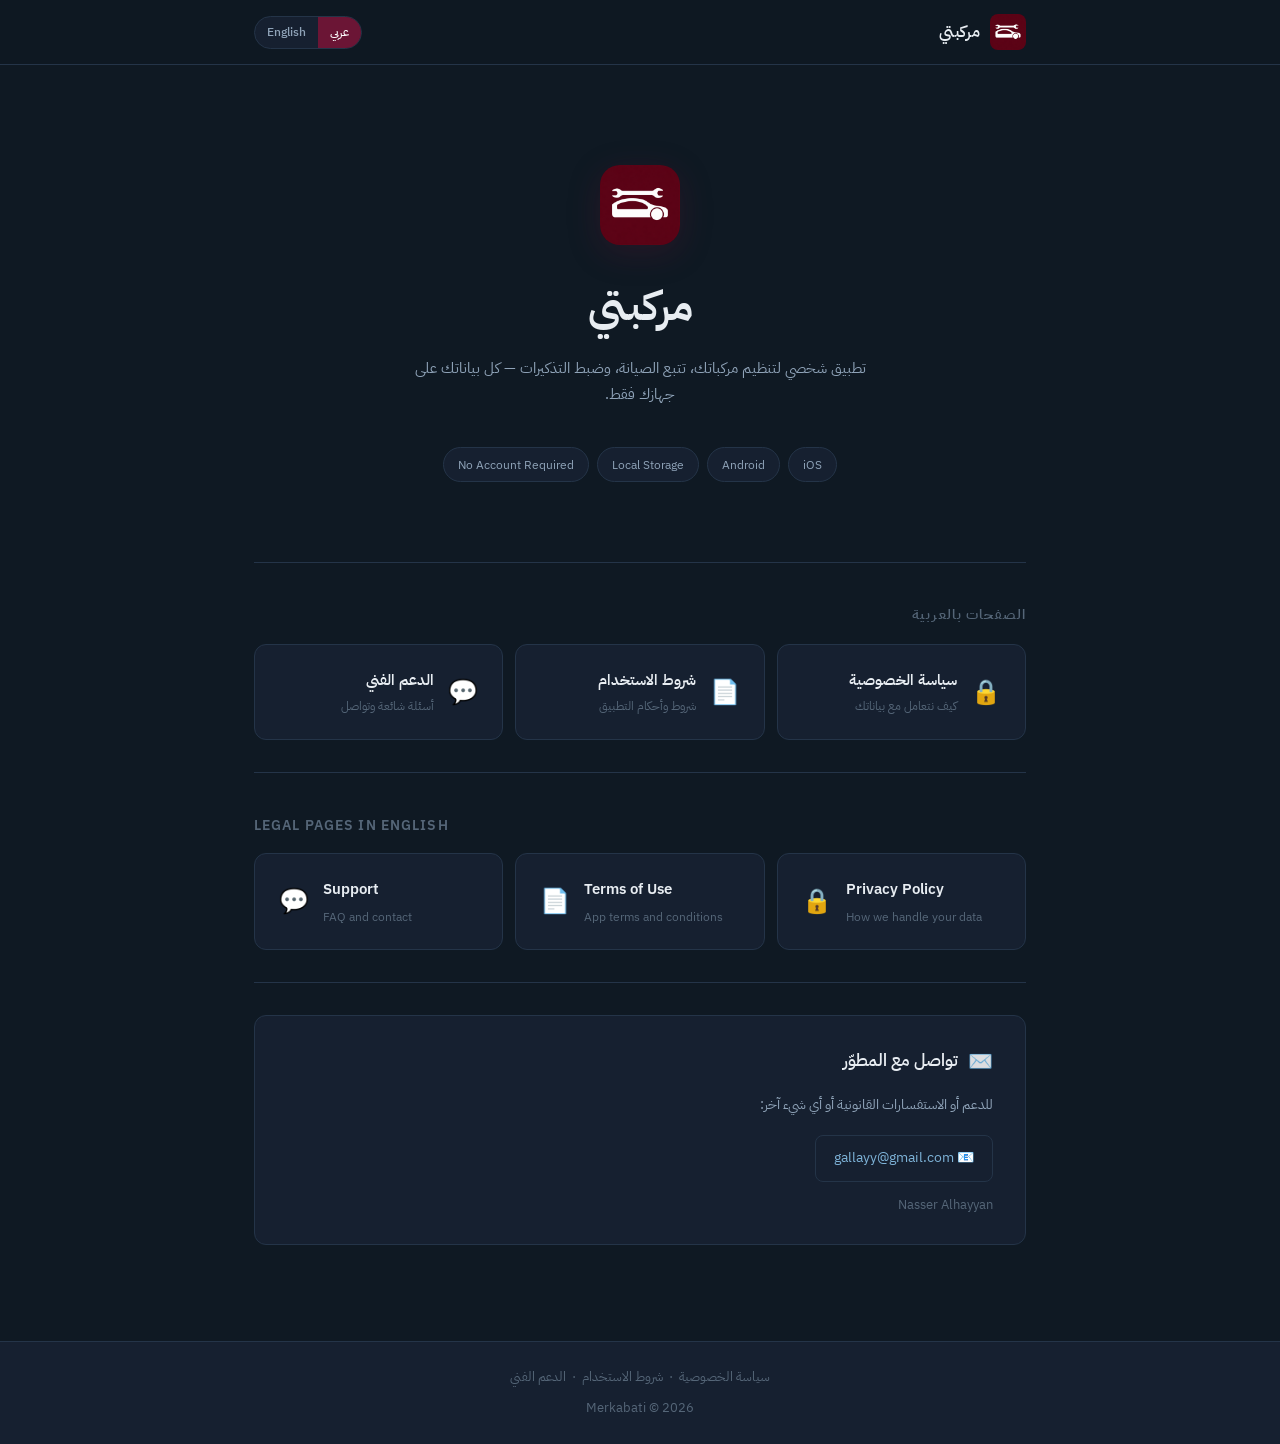
<file: index.html>
<!DOCTYPE html>
<html lang="ar" dir="rtl">
<head>
  <meta charset="UTF-8" />
  <meta name="viewport" content="width=device-width, initial-scale=1.0" />
  <title>مركبتي — الصفحات القانونية</title>
  <meta name="description" content="الصفحات القانونية والدعم الفني لتطبيق مركبتي" />
  <link rel="stylesheet" href="style.css" />
  <style>
    .index-section-title {
      font-size: 14px;
      font-weight: 600;
      color: var(--text-muted);
      text-transform: uppercase;
      letter-spacing: 0.08em;
      margin: 40px 0 12px;
    }
    .divider-line {
      border: none;
      border-top: 1px solid var(--border);
      margin: 32px 0;
    }
    .badge-row {
      display: flex;
      flex-wrap: wrap;
      gap: 8px;
      justify-content: center;
      margin-top: 16px;
    }
    .badge-pill {
      background: var(--bg-card);
      border: 1px solid var(--border);
      border-radius: 20px;
      padding: 6px 14px;
      font-size: 12px;
      color: var(--text-secondary);
      font-family: var(--font-en);
    }
  </style>
</head>
<body class="lang-ar">

  <!-- Header -->
  <header class="site-header">
    <div class="header-inner">
      <a href="index.html" class="logo">
        <img src="app-icon.png" class="logo-icon" alt="مركبتي" style="background:none;padding:0;object-fit:cover;" />
        <span class="logo-text">مركبتي</span>
      </a>
      <div class="header-actions">
        <div class="lang-toggle">
          <a href="index.html" class="active">عربي</a>
          <a href="#" onclick="switchToEn(event)">English</a>
        </div>
      </div>
    </div>
  </header>

  <main>
    <!-- App Hero -->
    <div class="app-hero">
      <img src="app-icon.png" class="app-icon-big" alt="مركبتي" style="background:none;box-shadow:0 8px 32px var(--accent-glow);object-fit:cover;display:block;" />
      <h1 class="app-name">مركبتي</h1>
      <p class="app-desc">تطبيق شخصي لتنظيم مركباتك، تتبع الصيانة، وضبط التذكيرات — كل بياناتك على جهازك فقط.</p>
      <div class="badge-row">
        <span class="badge-pill">iOS</span>
        <span class="badge-pill">Android</span>
        <span class="badge-pill">Local Storage</span>
        <span class="badge-pill">No Account Required</span>
      </div>
    </div>

    <div class="container">
      <hr class="divider-line" />

      <!-- Arabic Links -->
      <div class="index-section-title">الصفحات بالعربية</div>
      <div class="links-grid">
        <a href="privacy-policy-ar.html" class="link-card">
          <span class="lc-icon">🔒</span>
          <div>
            <div class="lc-title">سياسة الخصوصية</div>
            <div class="lc-sub">كيف نتعامل مع بياناتك</div>
          </div>
        </a>
        <a href="terms-ar.html" class="link-card">
          <span class="lc-icon">📄</span>
          <div>
            <div class="lc-title">شروط الاستخدام</div>
            <div class="lc-sub">شروط وأحكام التطبيق</div>
          </div>
        </a>
        <a href="support-ar.html" class="link-card">
          <span class="lc-icon">💬</span>
          <div>
            <div class="lc-title">الدعم الفني</div>
            <div class="lc-sub">أسئلة شائعة وتواصل</div>
          </div>
        </a>
      </div>

      <hr class="divider-line" />

      <!-- English Links -->
      <div class="index-section-title" style="font-family: var(--font-en); direction: ltr; text-align: left;">Legal Pages in English</div>
      <div class="links-grid">
        <a href="privacy-policy-en.html" class="link-card" style="direction: ltr; text-align: left;">
          <span class="lc-icon">🔒</span>
          <div>
            <div class="lc-title" style="font-family: var(--font-en);">Privacy Policy</div>
            <div class="lc-sub" style="font-family: var(--font-en);">How we handle your data</div>
          </div>
        </a>
        <a href="terms-en.html" class="link-card" style="direction: ltr; text-align: left;">
          <span class="lc-icon">📄</span>
          <div>
            <div class="lc-title" style="font-family: var(--font-en);">Terms of Use</div>
            <div class="lc-sub" style="font-family: var(--font-en);">App terms and conditions</div>
          </div>
        </a>
        <a href="support-en.html" class="link-card" style="direction: ltr; text-align: left;">
          <span class="lc-icon">💬</span>
          <div>
            <div class="lc-title" style="font-family: var(--font-en);">Support</div>
            <div class="lc-sub" style="font-family: var(--font-en);">FAQ and contact</div>
          </div>
        </a>
      </div>

      <hr class="divider-line" />

      <!-- Contact -->
      <div class="section-card">
        <h2><span class="icon">✉️</span> تواصل مع المطوّر</h2>
        <p>للدعم أو الاستفسارات القانونية أو أي شيء آخر:</p>
        <a href="mailto:gallayy@gmail.com" class="email-link">📧 gallayy@gmail.com</a>
        <p style="margin-top: 12px; font-size: 13px; color: var(--text-muted);">Nasser Alhayyan</p>
      </div>

    </div>
  </main>

  <!-- Footer -->
  <footer class="site-footer">
    <div>
      <a href="privacy-policy-ar.html">سياسة الخصوصية</a> &nbsp;·&nbsp;
      <a href="terms-ar.html">شروط الاستخدام</a> &nbsp;·&nbsp;
      <a href="support-ar.html">الدعم الفني</a>
    </div>
    <div style="margin-top: 8px;">Merkabati © 2026</div>
  </footer>

  <script>
    function switchToEn(e) {
      e.preventDefault();
      // Switch page language to English view
      document.documentElement.lang = 'en';
      document.documentElement.dir = 'ltr';
      document.body.className = 'lang-en';
    }
  </script>

</body>
</html>
</file>
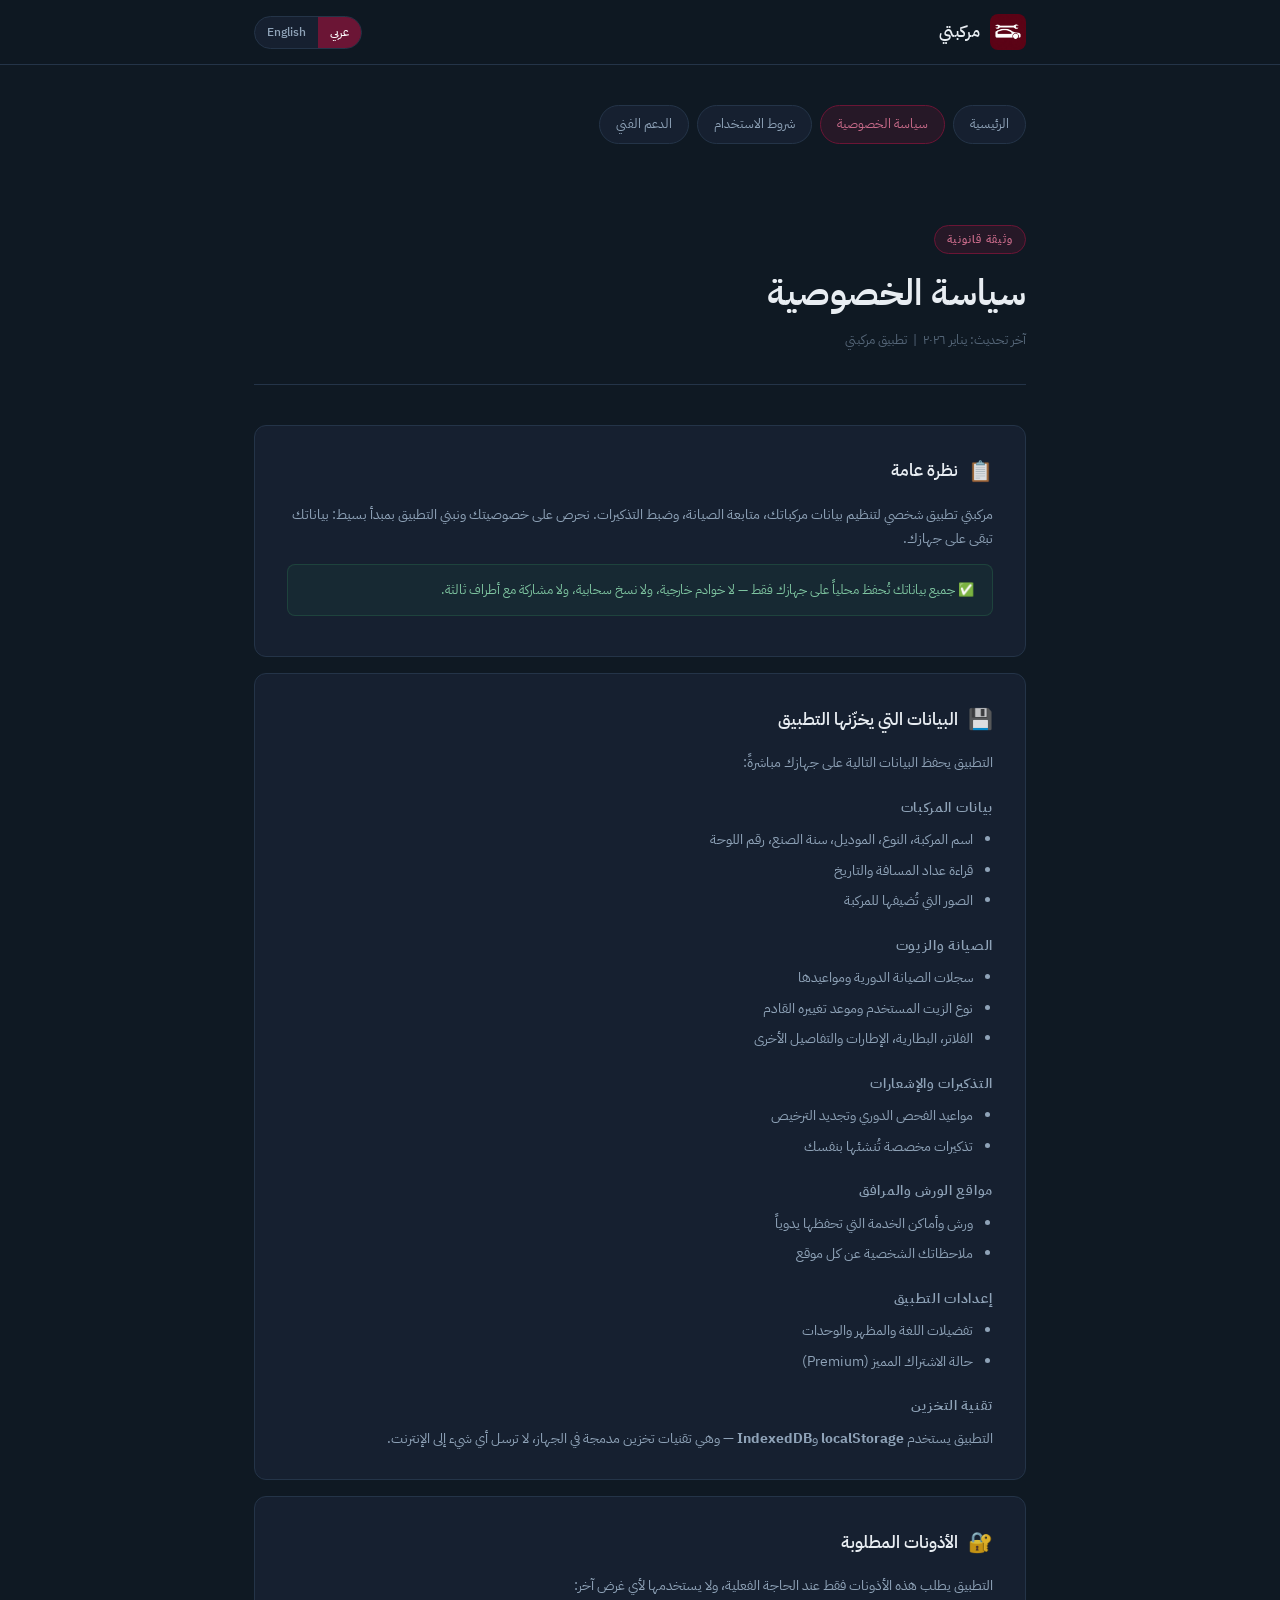
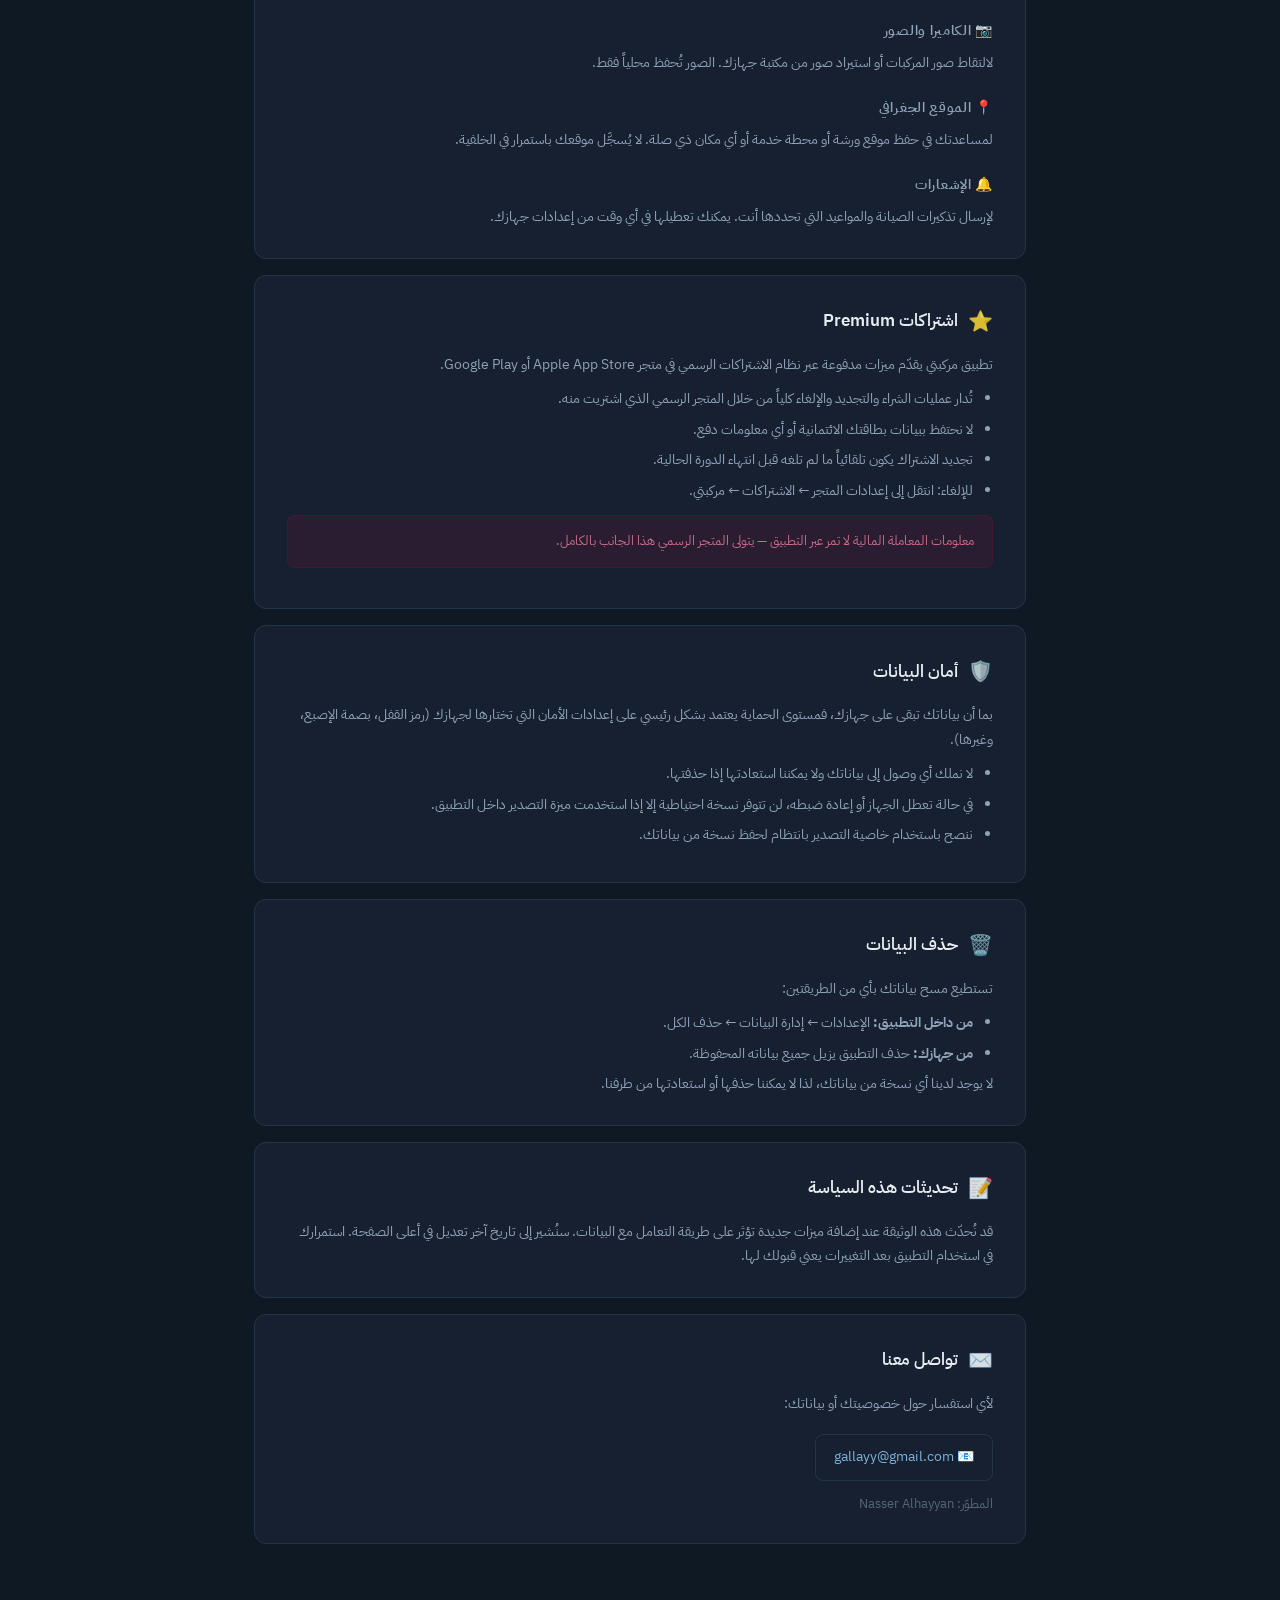
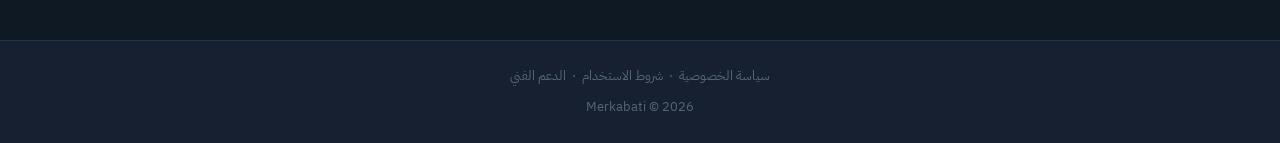
<file: privacy-policy-ar.html>
<!DOCTYPE html>
<html lang="ar" dir="rtl">
<head>
  <meta charset="UTF-8" />
  <meta name="viewport" content="width=device-width, initial-scale=1.0" />
  <title>سياسة الخصوصية — مركبتي</title>
  <meta name="description" content="سياسة الخصوصية لتطبيق مركبتي لإدارة المركبات الشخصية" />
  <link rel="stylesheet" href="style.css" />
</head>
<body class="lang-ar">

  <!-- Header -->
  <header class="site-header">
    <div class="header-inner">
      <a href="index.html" class="logo">
        <img src="app-icon.png" class="logo-icon" alt="مركبتي" style="background:none;padding:0;object-fit:cover;" />
        <span class="logo-text">مركبتي</span>
      </a>
      <div class="header-actions">
        <div class="lang-toggle">
          <a href="privacy-policy-ar.html" class="active">عربي</a>
          <a href="privacy-policy-en.html">English</a>
        </div>
      </div>
    </div>
  </header>

  <main>
    <div class="container">

      <!-- Page Nav -->
      <nav class="page-nav">
        <a href="index.html">الرئيسية</a>
        <a href="privacy-policy-ar.html" class="active">سياسة الخصوصية</a>
        <a href="terms-ar.html">شروط الاستخدام</a>
        <a href="support-ar.html">الدعم الفني</a>
      </nav>

      <!-- Hero -->
      <div class="page-hero">
        <div class="page-badge">وثيقة قانونية</div>
        <h1 class="page-title">سياسة الخصوصية</h1>
        <p class="page-meta">آخر تحديث: يناير ٢٠٢٦ &nbsp;|&nbsp; تطبيق مركبتي</p>
      </div>

      <!-- Intro -->
      <div class="section-card">
        <h2><span class="icon">📋</span> نظرة عامة</h2>
        <p>
          مركبتي تطبيق شخصي لتنظيم بيانات مركباتك، متابعة الصيانة، وضبط التذكيرات. نحرص على خصوصيتك ونبني التطبيق بمبدأ بسيط: بياناتك تبقى على جهازك.
        </p>
        <div class="highlight-box">
          ✅ جميع بياناتك تُحفظ محلياً على جهازك فقط — لا خوادم خارجية، ولا نسخ سحابية، ولا مشاركة مع أطراف ثالثة.
        </div>
      </div>

      <!-- What we store -->
      <div class="section-card">
        <h2><span class="icon">💾</span> البيانات التي يخزّنها التطبيق</h2>
        <p>التطبيق يحفظ البيانات التالية على جهازك مباشرةً:</p>

        <h3>بيانات المركبات</h3>
        <ul>
          <li>اسم المركبة، النوع، الموديل، سنة الصنع، رقم اللوحة</li>
          <li>قراءة عداد المسافة والتاريخ</li>
          <li>الصور التي تُضيفها للمركبة</li>
        </ul>

        <h3>الصيانة والزيوت</h3>
        <ul>
          <li>سجلات الصيانة الدورية ومواعيدها</li>
          <li>نوع الزيت المستخدم وموعد تغييره القادم</li>
          <li>الفلاتر، البطارية، الإطارات والتفاصيل الأخرى</li>
        </ul>

        <h3>التذكيرات والإشعارات</h3>
        <ul>
          <li>مواعيد الفحص الدوري وتجديد الترخيص</li>
          <li>تذكيرات مخصصة تُنشئها بنفسك</li>
        </ul>

        <h3>مواقع الورش والمرافق</h3>
        <ul>
          <li>ورش وأماكن الخدمة التي تحفظها يدوياً</li>
          <li>ملاحظاتك الشخصية عن كل موقع</li>
        </ul>

        <h3>إعدادات التطبيق</h3>
        <ul>
          <li>تفضيلات اللغة والمظهر والوحدات</li>
          <li>حالة الاشتراك المميز (Premium)</li>
        </ul>

        <h3>تقنية التخزين</h3>
        <p>التطبيق يستخدم <strong>localStorage</strong> و<strong>IndexedDB</strong> — وهي تقنيات تخزين مدمجة في الجهاز، لا ترسل أي شيء إلى الإنترنت.</p>
      </div>

      <!-- Permissions -->
      <div class="section-card">
        <h2><span class="icon">🔐</span> الأذونات المطلوبة</h2>
        <p>التطبيق يطلب هذه الأذونات فقط عند الحاجة الفعلية، ولا يستخدمها لأي غرض آخر:</p>

        <h3>📷 الكاميرا والصور</h3>
        <p>لالتقاط صور المركبات أو استيراد صور من مكتبة جهازك. الصور تُحفظ محلياً فقط.</p>

        <h3>📍 الموقع الجغرافي</h3>
        <p>لمساعدتك في حفظ موقع ورشة أو محطة خدمة أو أي مكان ذي صلة. لا يُسجَّل موقعك باستمرار في الخلفية.</p>

        <h3>🔔 الإشعارات</h3>
        <p>لإرسال تذكيرات الصيانة والمواعيد التي تحددها أنت. يمكنك تعطيلها في أي وقت من إعدادات جهازك.</p>
      </div>

      <!-- Subscriptions -->
      <div class="section-card">
        <h2><span class="icon">⭐</span> اشتراكات Premium</h2>
        <p>
          تطبيق مركبتي يقدّم ميزات مدفوعة عبر نظام الاشتراكات الرسمي في متجر Apple App Store أو Google Play.
        </p>
        <ul>
          <li>تُدار عمليات الشراء والتجديد والإلغاء كلياً من خلال المتجر الرسمي الذي اشتريت منه.</li>
          <li>لا نحتفظ ببيانات بطاقتك الائتمانية أو أي معلومات دفع.</li>
          <li>تجديد الاشتراك يكون تلقائياً ما لم تلغه قبل انتهاء الدورة الحالية.</li>
          <li>للإلغاء: انتقل إلى إعدادات المتجر ← الاشتراكات ← مركبتي.</li>
        </ul>
        <div class="notice-box">
          معلومات المعاملة المالية لا تمر عبر التطبيق — يتولى المتجر الرسمي هذا الجانب بالكامل.
        </div>
      </div>

      <!-- Data Security -->
      <div class="section-card">
        <h2><span class="icon">🛡️</span> أمان البيانات</h2>
        <p>
          بما أن بياناتك تبقى على جهازك، فمستوى الحماية يعتمد بشكل رئيسي على إعدادات الأمان التي تختارها لجهازك (رمز القفل، بصمة الإصبع، وغيرها).
        </p>
        <ul>
          <li>لا نملك أي وصول إلى بياناتك ولا يمكننا استعادتها إذا حذفتها.</li>
          <li>في حالة تعطل الجهاز أو إعادة ضبطه، لن تتوفر نسخة احتياطية إلا إذا استخدمت ميزة التصدير داخل التطبيق.</li>
          <li>ننصح باستخدام خاصية التصدير بانتظام لحفظ نسخة من بياناتك.</li>
        </ul>
      </div>

      <!-- Data Deletion -->
      <div class="section-card">
        <h2><span class="icon">🗑️</span> حذف البيانات</h2>
        <p>تستطيع مسح بياناتك بأي من الطريقتين:</p>
        <ul>
          <li><strong>من داخل التطبيق:</strong> الإعدادات ← إدارة البيانات ← حذف الكل.</li>
          <li><strong>من جهازك:</strong> حذف التطبيق يزيل جميع بياناته المحفوظة.</li>
        </ul>
        <p>لا يوجد لدينا أي نسخة من بياناتك، لذا لا يمكننا حذفها أو استعادتها من طرفنا.</p>
      </div>

      <!-- Changes -->
      <div class="section-card">
        <h2><span class="icon">📝</span> تحديثات هذه السياسة</h2>
        <p>
          قد نُحدّث هذه الوثيقة عند إضافة ميزات جديدة تؤثر على طريقة التعامل مع البيانات. سنُشير إلى تاريخ آخر تعديل في أعلى الصفحة. استمرارك في استخدام التطبيق بعد التغييرات يعني قبولك لها.
        </p>
      </div>

      <!-- Contact -->
      <div class="section-card">
        <h2><span class="icon">✉️</span> تواصل معنا</h2>
        <p>لأي استفسار حول خصوصيتك أو بياناتك:</p>
        <a href="mailto:gallayy@gmail.com" class="email-link">
          📧 gallayy@gmail.com
        </a>
        <p style="margin-top: 12px; font-size: 13px; color: var(--text-muted);">
          المطوّر: Nasser Alhayyan
        </p>
      </div>

    </div>
  </main>

  <!-- Footer -->
  <footer class="site-footer">
    <div>
      <a href="privacy-policy-ar.html">سياسة الخصوصية</a> &nbsp;·&nbsp;
      <a href="terms-ar.html">شروط الاستخدام</a> &nbsp;·&nbsp;
      <a href="support-ar.html">الدعم الفني</a>
    </div>
    <div style="margin-top: 8px;">Merkabati © 2026</div>
  </footer>

</body>
</html>
</file>
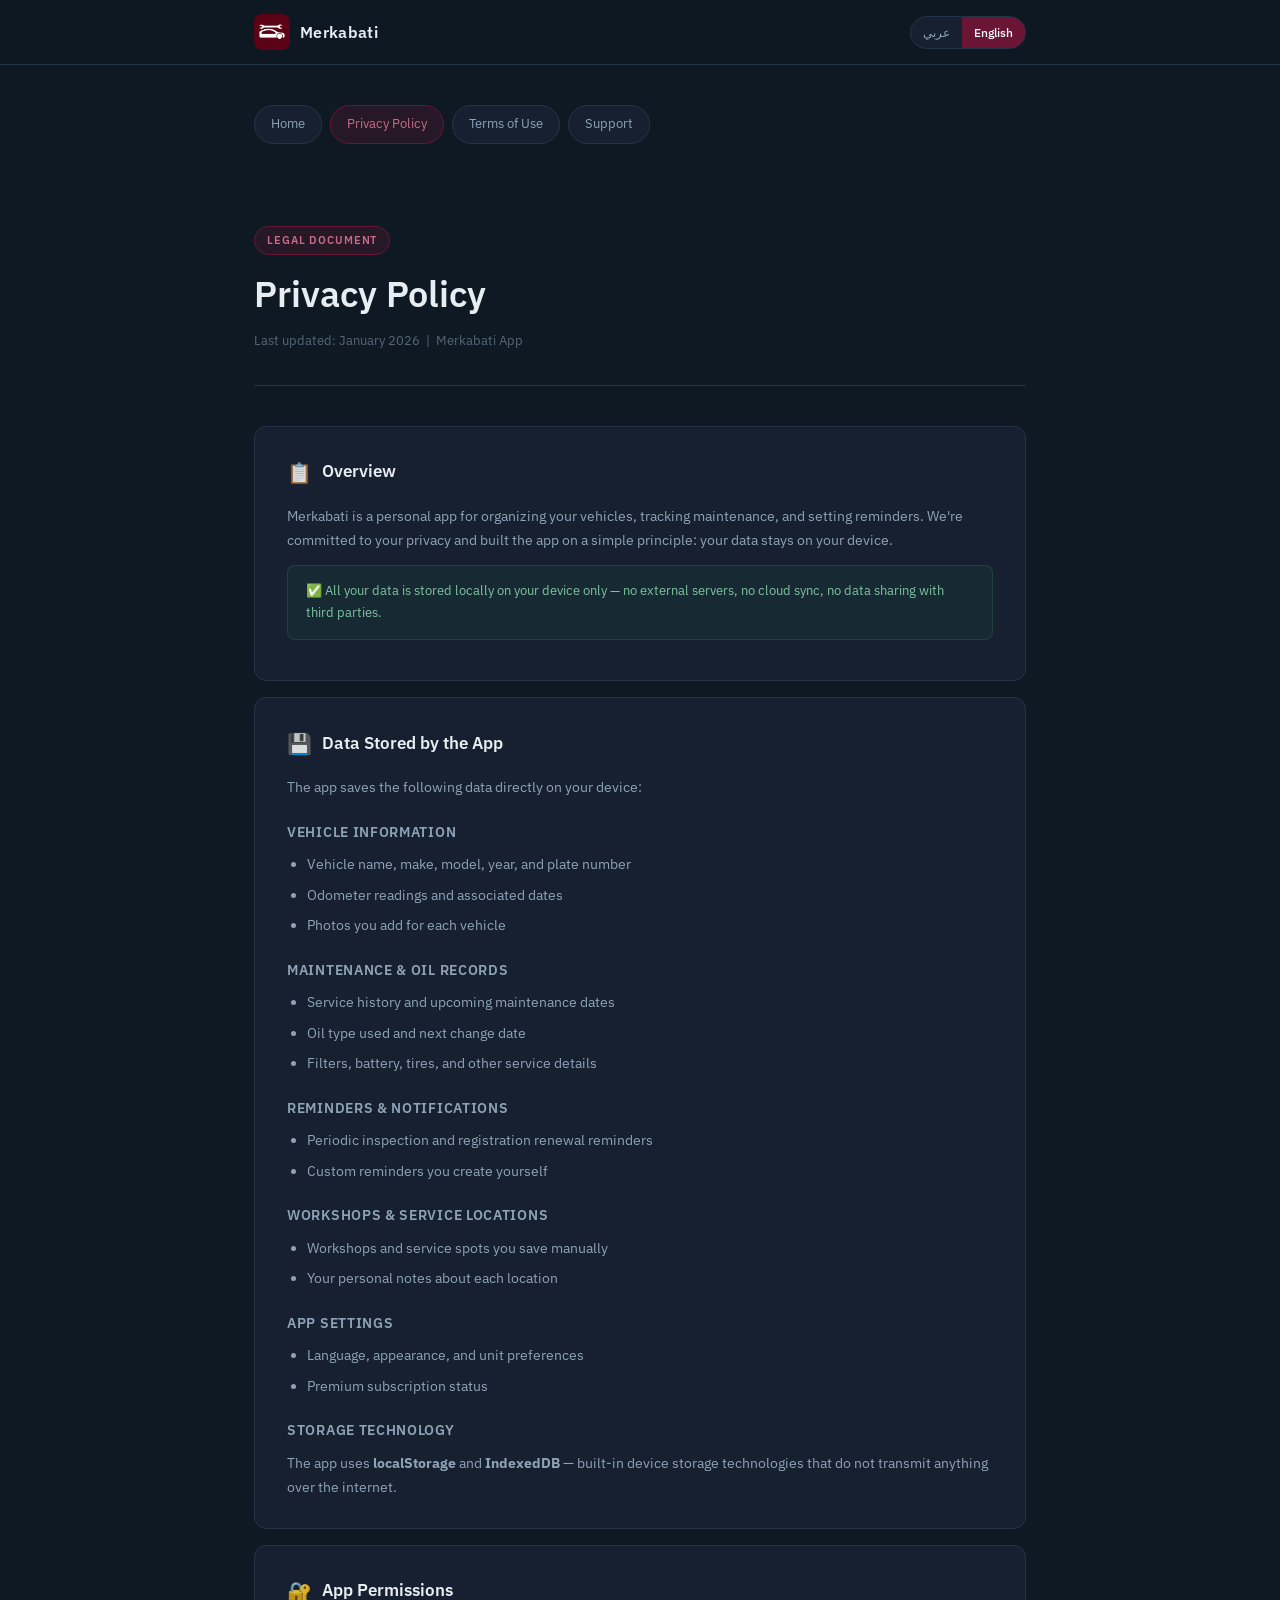
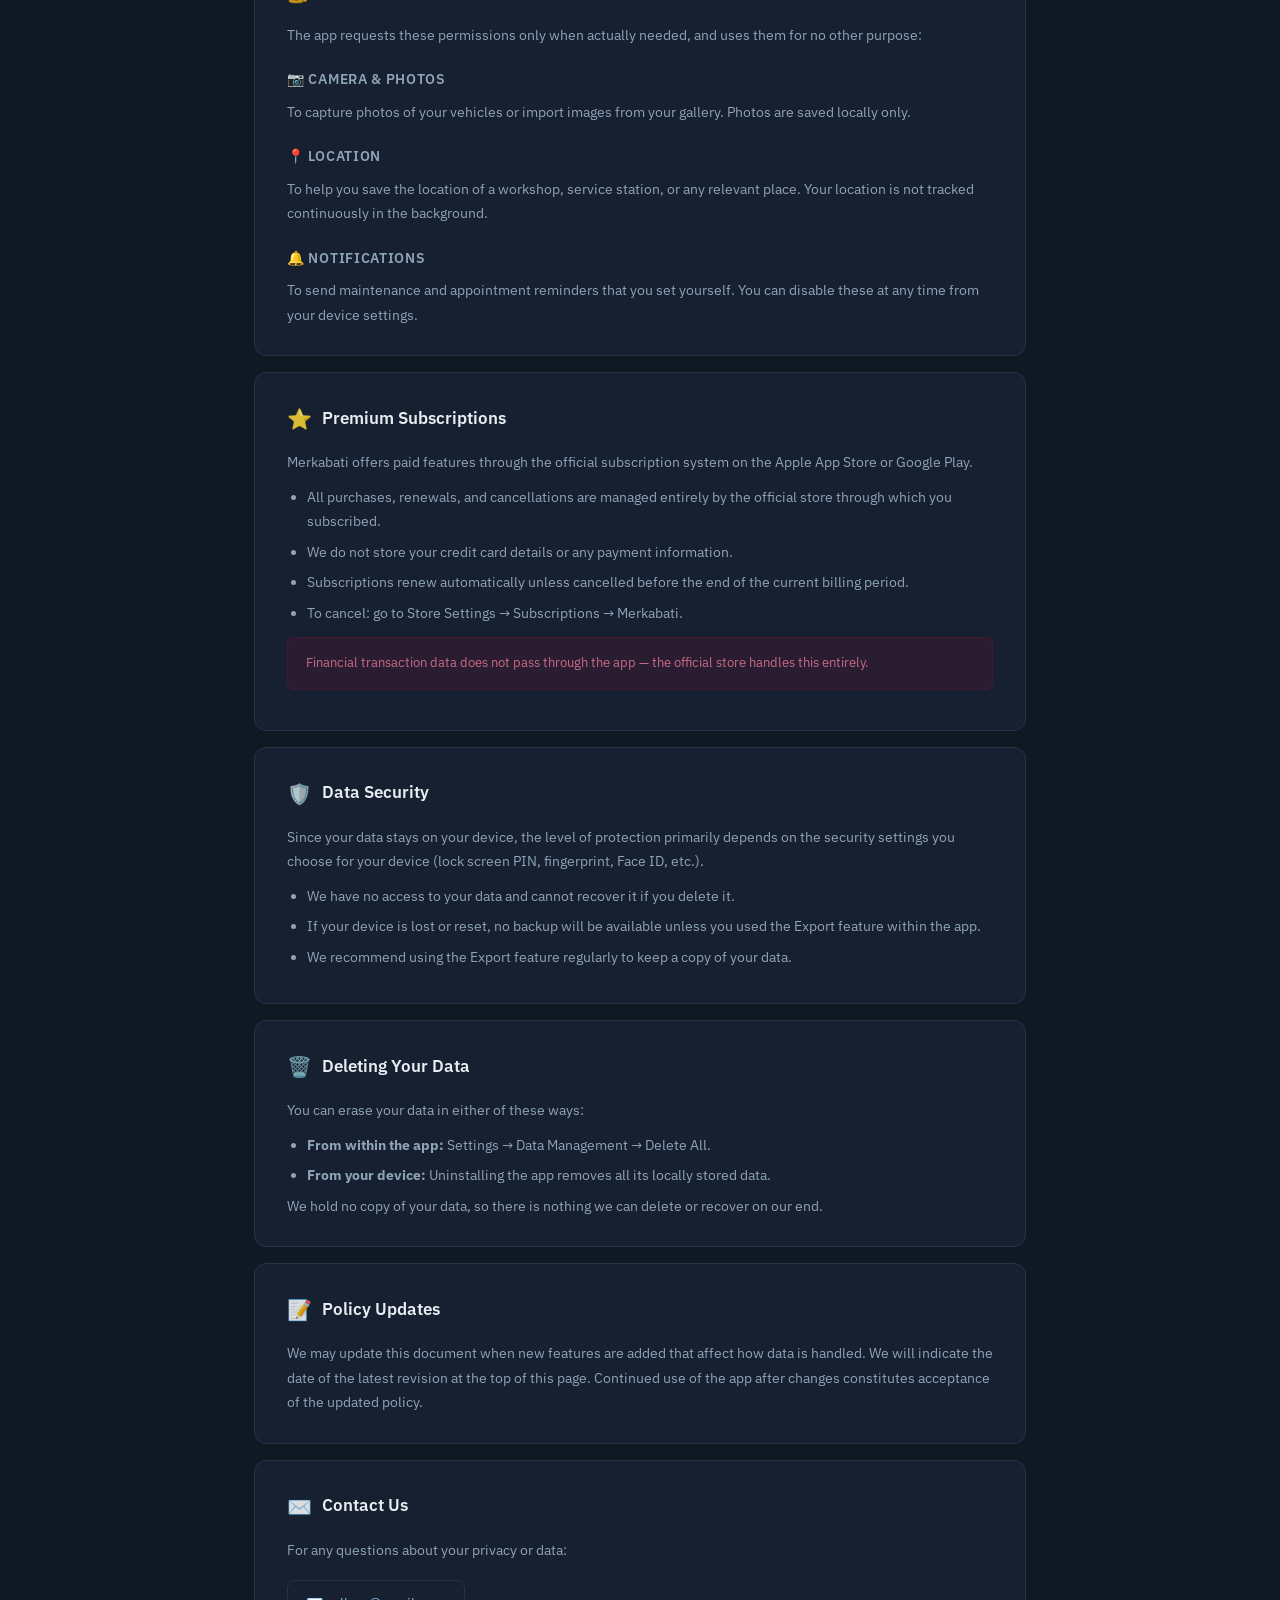
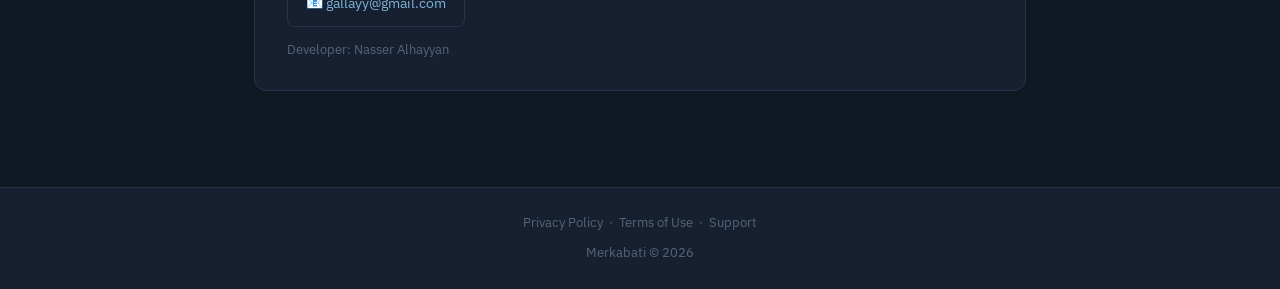
<file: privacy-policy-en.html>
<!DOCTYPE html>
<html lang="en" dir="ltr">
<head>
  <meta charset="UTF-8" />
  <meta name="viewport" content="width=device-width, initial-scale=1.0" />
  <title>Privacy Policy — Merkabati</title>
  <meta name="description" content="Privacy Policy for the Merkabati personal vehicle management app" />
  <link rel="stylesheet" href="style.css" />
</head>
<body class="lang-en">

  <!-- Header -->
  <header class="site-header">
    <div class="header-inner">
      <a href="index.html" class="logo">
        <img src="app-icon.png" class="logo-icon" alt="مركبتي" style="background:none;padding:0;object-fit:cover;" />
        <span class="logo-text">Merkabati</span>
      </a>
      <div class="header-actions">
        <div class="lang-toggle">
          <a href="privacy-policy-ar.html">عربي</a>
          <a href="privacy-policy-en.html" class="active">English</a>
        </div>
      </div>
    </div>
  </header>

  <main>
    <div class="container">

      <!-- Page Nav -->
      <nav class="page-nav">
        <a href="index.html">Home</a>
        <a href="privacy-policy-en.html" class="active">Privacy Policy</a>
        <a href="terms-en.html">Terms of Use</a>
        <a href="support-en.html">Support</a>
      </nav>

      <!-- Hero -->
      <div class="page-hero">
        <div class="page-badge">Legal Document</div>
        <h1 class="page-title">Privacy Policy</h1>
        <p class="page-meta">Last updated: January 2026 &nbsp;|&nbsp; Merkabati App</p>
      </div>

      <!-- Intro -->
      <div class="section-card">
        <h2><span class="icon">📋</span> Overview</h2>
        <p>
          Merkabati is a personal app for organizing your vehicles, tracking maintenance, and setting reminders. We're committed to your privacy and built the app on a simple principle: your data stays on your device.
        </p>
        <div class="highlight-box">
          ✅ All your data is stored locally on your device only — no external servers, no cloud sync, no data sharing with third parties.
        </div>
      </div>

      <!-- What we store -->
      <div class="section-card">
        <h2><span class="icon">💾</span> Data Stored by the App</h2>
        <p>The app saves the following data directly on your device:</p>

        <h3>Vehicle Information</h3>
        <ul>
          <li>Vehicle name, make, model, year, and plate number</li>
          <li>Odometer readings and associated dates</li>
          <li>Photos you add for each vehicle</li>
        </ul>

        <h3>Maintenance & Oil Records</h3>
        <ul>
          <li>Service history and upcoming maintenance dates</li>
          <li>Oil type used and next change date</li>
          <li>Filters, battery, tires, and other service details</li>
        </ul>

        <h3>Reminders & Notifications</h3>
        <ul>
          <li>Periodic inspection and registration renewal reminders</li>
          <li>Custom reminders you create yourself</li>
        </ul>

        <h3>Workshops & Service Locations</h3>
        <ul>
          <li>Workshops and service spots you save manually</li>
          <li>Your personal notes about each location</li>
        </ul>

        <h3>App Settings</h3>
        <ul>
          <li>Language, appearance, and unit preferences</li>
          <li>Premium subscription status</li>
        </ul>

        <h3>Storage Technology</h3>
        <p>The app uses <strong>localStorage</strong> and <strong>IndexedDB</strong> — built-in device storage technologies that do not transmit anything over the internet.</p>
      </div>

      <!-- Permissions -->
      <div class="section-card">
        <h2><span class="icon">🔐</span> App Permissions</h2>
        <p>The app requests these permissions only when actually needed, and uses them for no other purpose:</p>

        <h3>📷 Camera & Photos</h3>
        <p>To capture photos of your vehicles or import images from your gallery. Photos are saved locally only.</p>

        <h3>📍 Location</h3>
        <p>To help you save the location of a workshop, service station, or any relevant place. Your location is not tracked continuously in the background.</p>

        <h3>🔔 Notifications</h3>
        <p>To send maintenance and appointment reminders that you set yourself. You can disable these at any time from your device settings.</p>
      </div>

      <!-- Subscriptions -->
      <div class="section-card">
        <h2><span class="icon">⭐</span> Premium Subscriptions</h2>
        <p>
          Merkabati offers paid features through the official subscription system on the Apple App Store or Google Play.
        </p>
        <ul>
          <li>All purchases, renewals, and cancellations are managed entirely by the official store through which you subscribed.</li>
          <li>We do not store your credit card details or any payment information.</li>
          <li>Subscriptions renew automatically unless cancelled before the end of the current billing period.</li>
          <li>To cancel: go to Store Settings → Subscriptions → Merkabati.</li>
        </ul>
        <div class="notice-box">
          Financial transaction data does not pass through the app — the official store handles this entirely.
        </div>
      </div>

      <!-- Data Security -->
      <div class="section-card">
        <h2><span class="icon">🛡️</span> Data Security</h2>
        <p>
          Since your data stays on your device, the level of protection primarily depends on the security settings you choose for your device (lock screen PIN, fingerprint, Face ID, etc.).
        </p>
        <ul>
          <li>We have no access to your data and cannot recover it if you delete it.</li>
          <li>If your device is lost or reset, no backup will be available unless you used the Export feature within the app.</li>
          <li>We recommend using the Export feature regularly to keep a copy of your data.</li>
        </ul>
      </div>

      <!-- Data Deletion -->
      <div class="section-card">
        <h2><span class="icon">🗑️</span> Deleting Your Data</h2>
        <p>You can erase your data in either of these ways:</p>
        <ul>
          <li><strong>From within the app:</strong> Settings → Data Management → Delete All.</li>
          <li><strong>From your device:</strong> Uninstalling the app removes all its locally stored data.</li>
        </ul>
        <p>We hold no copy of your data, so there is nothing we can delete or recover on our end.</p>
      </div>

      <!-- Changes -->
      <div class="section-card">
        <h2><span class="icon">📝</span> Policy Updates</h2>
        <p>
          We may update this document when new features are added that affect how data is handled. We will indicate the date of the latest revision at the top of this page. Continued use of the app after changes constitutes acceptance of the updated policy.
        </p>
      </div>

      <!-- Contact -->
      <div class="section-card">
        <h2><span class="icon">✉️</span> Contact Us</h2>
        <p>For any questions about your privacy or data:</p>
        <a href="mailto:gallayy@gmail.com" class="email-link">
          📧 gallayy@gmail.com
        </a>
        <p style="margin-top: 12px; font-size: 13px; color: var(--text-muted);">
          Developer: Nasser Alhayyan
        </p>
      </div>

    </div>
  </main>

  <!-- Footer -->
  <footer class="site-footer">
    <div>
      <a href="privacy-policy-en.html">Privacy Policy</a> &nbsp;·&nbsp;
      <a href="terms-en.html">Terms of Use</a> &nbsp;·&nbsp;
      <a href="support-en.html">Support</a>
    </div>
    <div style="margin-top: 8px;">Merkabati © 2026</div>
  </footer>

</body>
</html>
</file>
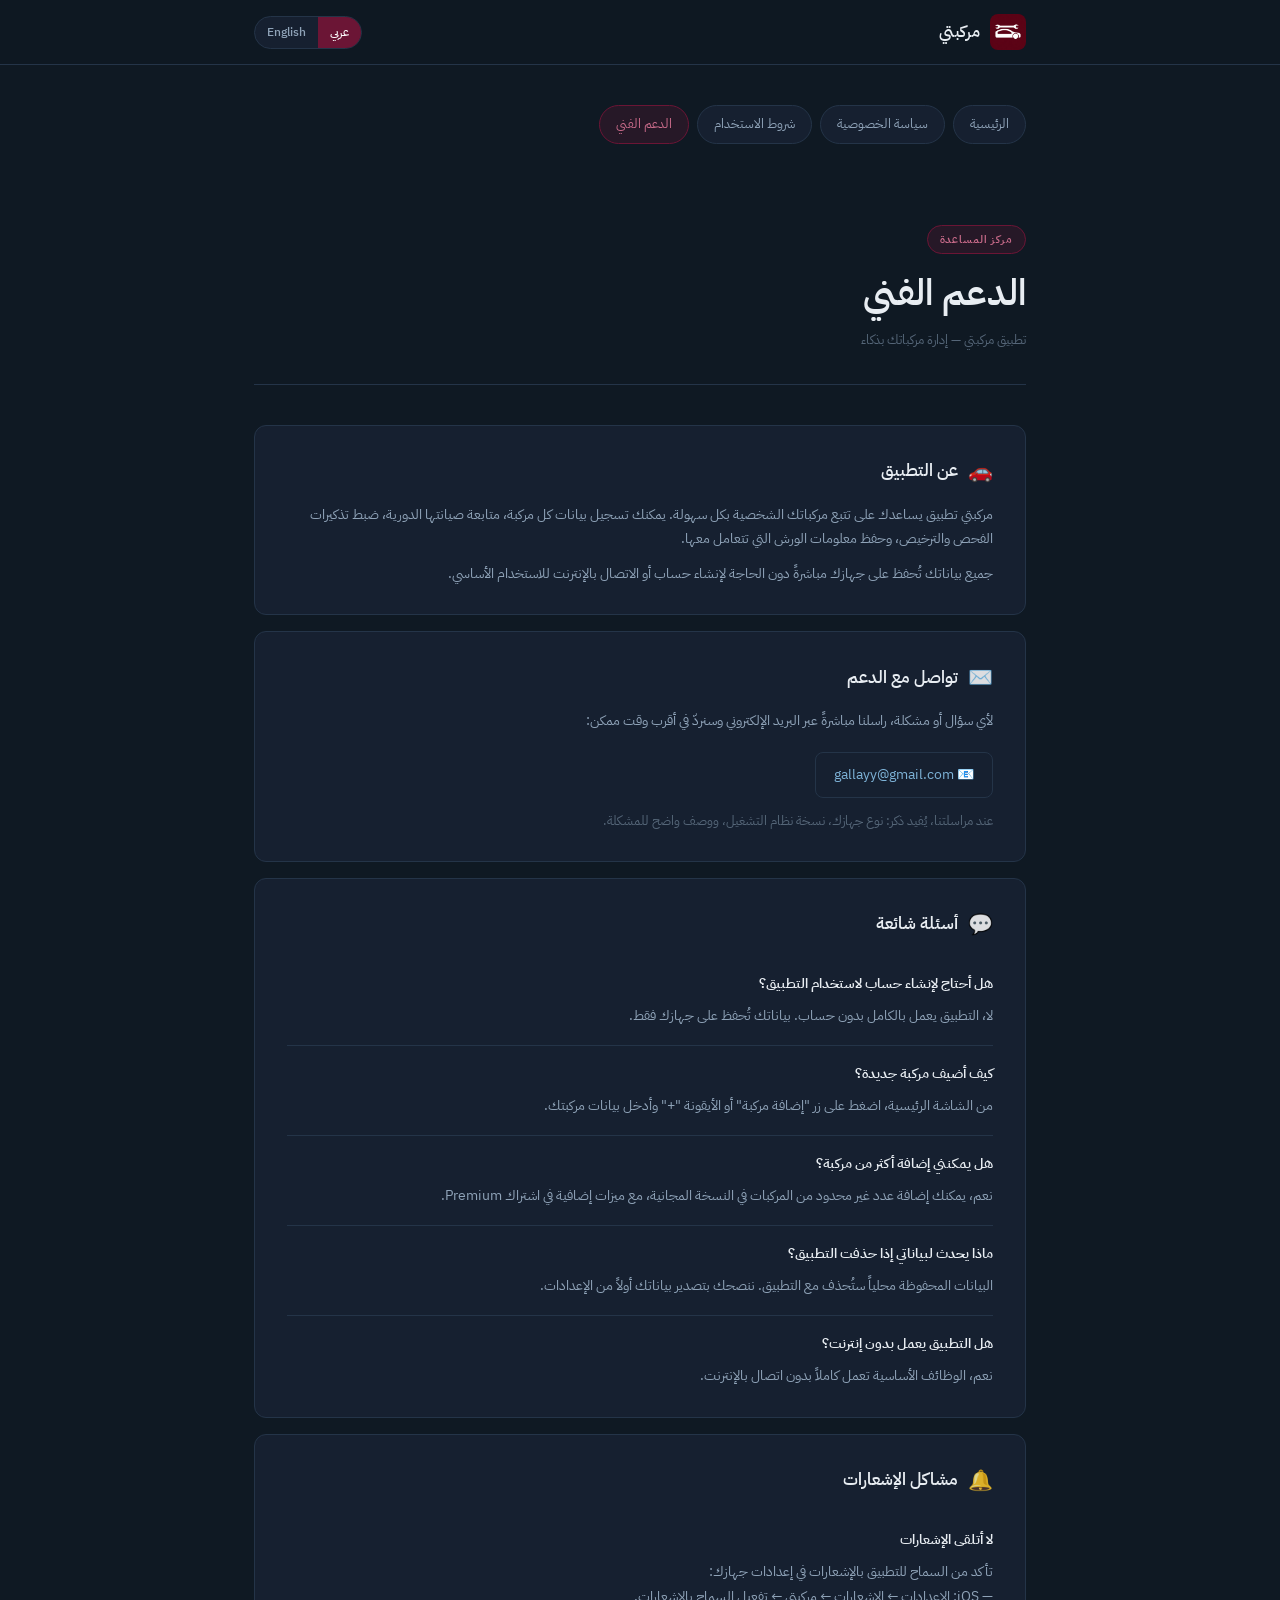
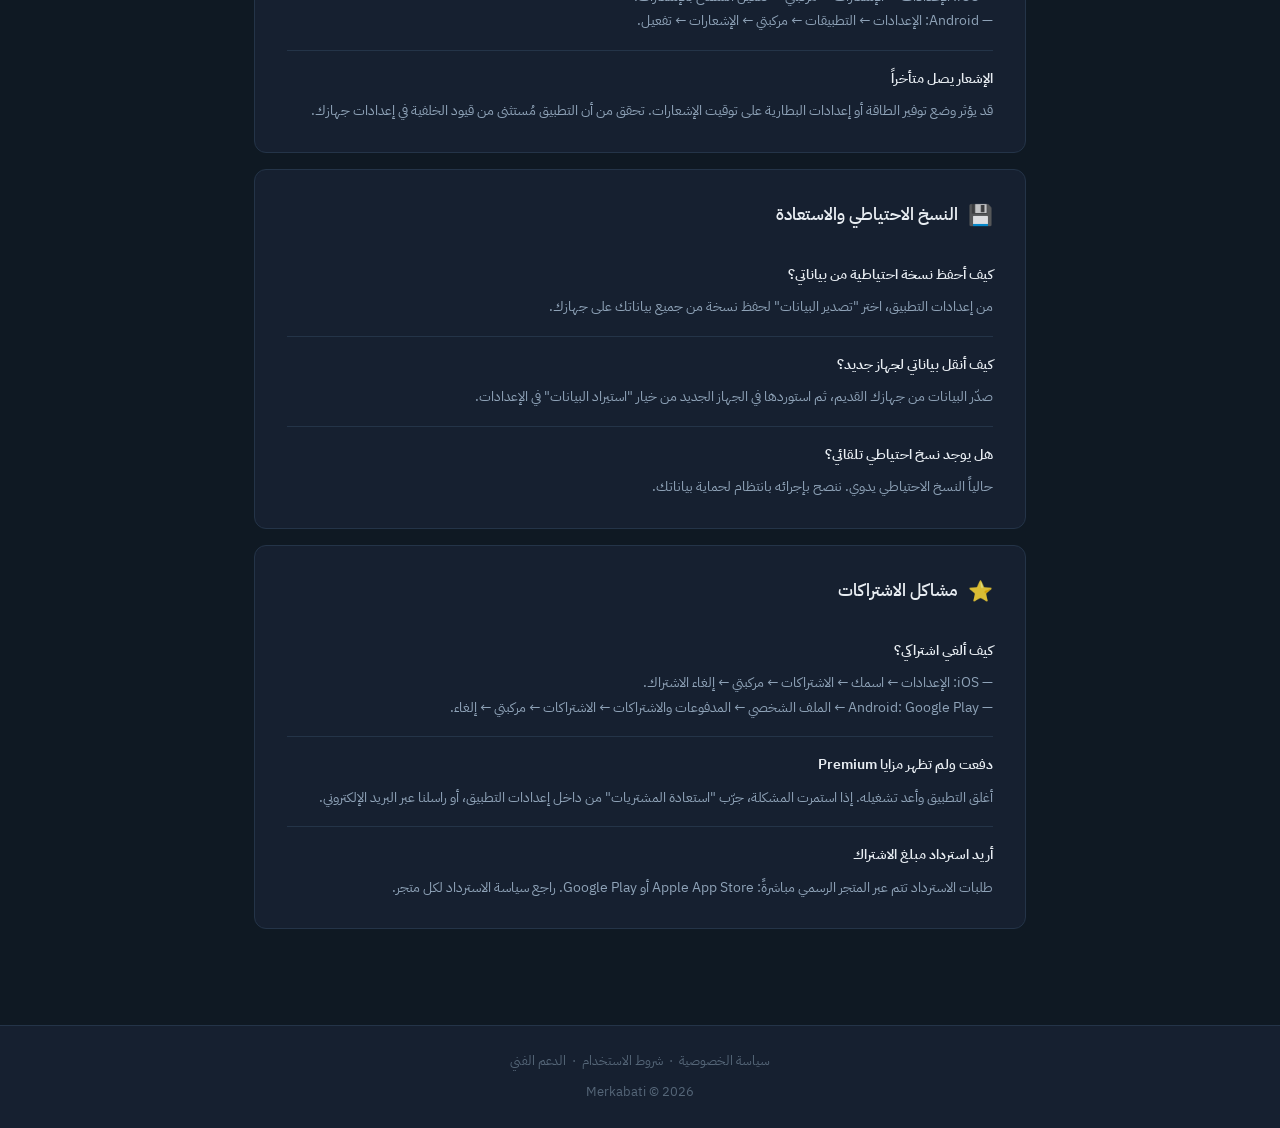
<file: support-ar.html>
<!DOCTYPE html>
<html lang="ar" dir="rtl">
<head>
  <meta charset="UTF-8" />
  <meta name="viewport" content="width=device-width, initial-scale=1.0" />
  <title>الدعم الفني — مركبتي</title>
  <meta name="description" content="الدعم الفني وأسئلة شائعة لتطبيق مركبتي" />
  <link rel="stylesheet" href="style.css" />
</head>
<body class="lang-ar">

  <!-- Header -->
  <header class="site-header">
    <div class="header-inner">
      <a href="index.html" class="logo">
        <img src="app-icon.png" class="logo-icon" alt="مركبتي" style="background:none;padding:0;object-fit:cover;" />
        <span class="logo-text">مركبتي</span>
      </a>
      <div class="header-actions">
        <div class="lang-toggle">
          <a href="support-ar.html" class="active">عربي</a>
          <a href="support-en.html">English</a>
        </div>
      </div>
    </div>
  </header>

  <main>
    <div class="container">

      <!-- Page Nav -->
      <nav class="page-nav">
        <a href="index.html">الرئيسية</a>
        <a href="privacy-policy-ar.html">سياسة الخصوصية</a>
        <a href="terms-ar.html">شروط الاستخدام</a>
        <a href="support-ar.html" class="active">الدعم الفني</a>
      </nav>

      <!-- Hero -->
      <div class="page-hero">
        <div class="page-badge">مركز المساعدة</div>
        <h1 class="page-title">الدعم الفني</h1>
        <p class="page-meta">تطبيق مركبتي — إدارة مركباتك بذكاء</p>
      </div>

      <!-- About App -->
      <div class="section-card">
        <h2><span class="icon">🚗</span> عن التطبيق</h2>
        <p>
          مركبتي تطبيق يساعدك على تتبع مركباتك الشخصية بكل سهولة. يمكنك تسجيل بيانات كل مركبة، متابعة صيانتها الدورية، ضبط تذكيرات الفحص والترخيص، وحفظ معلومات الورش التي تتعامل معها.
        </p>
        <p>
          جميع بياناتك تُحفظ على جهازك مباشرةً دون الحاجة لإنشاء حساب أو الاتصال بالإنترنت للاستخدام الأساسي.
        </p>
      </div>

      <!-- Contact -->
      <div class="section-card">
        <h2><span class="icon">✉️</span> تواصل مع الدعم</h2>
        <p>لأي سؤال أو مشكلة، راسلنا مباشرةً عبر البريد الإلكتروني وسنردّ في أقرب وقت ممكن:</p>
        <a href="mailto:gallayy@gmail.com" class="email-link">
          📧 gallayy@gmail.com
        </a>
        <p style="margin-top: 12px; font-size: 13px; color: var(--text-muted);">
          عند مراسلتنا، يُفيد ذكر: نوع جهازك، نسخة نظام التشغيل، ووصف واضح للمشكلة.
        </p>
      </div>

      <!-- FAQ -->
      <div class="section-card">
        <h2><span class="icon">💬</span> أسئلة شائعة</h2>

        <div class="faq-item">
          <div class="faq-q">هل أحتاج لإنشاء حساب لاستخدام التطبيق؟</div>
          <div class="faq-a">لا، التطبيق يعمل بالكامل بدون حساب. بياناتك تُحفظ على جهازك فقط.</div>
        </div>

        <div class="faq-item">
          <div class="faq-q">كيف أضيف مركبة جديدة؟</div>
          <div class="faq-a">من الشاشة الرئيسية، اضغط على زر "إضافة مركبة" أو الأيقونة "+" وأدخل بيانات مركبتك.</div>
        </div>

        <div class="faq-item">
          <div class="faq-q">هل يمكنني إضافة أكثر من مركبة؟</div>
          <div class="faq-a">نعم، يمكنك إضافة عدد غير محدود من المركبات في النسخة المجانية، مع ميزات إضافية في اشتراك Premium.</div>
        </div>

        <div class="faq-item">
          <div class="faq-q">ماذا يحدث لبياناتي إذا حذفت التطبيق؟</div>
          <div class="faq-a">البيانات المحفوظة محلياً ستُحذف مع التطبيق. ننصحك بتصدير بياناتك أولاً من الإعدادات.</div>
        </div>

        <div class="faq-item">
          <div class="faq-q">هل التطبيق يعمل بدون إنترنت؟</div>
          <div class="faq-a">نعم، الوظائف الأساسية تعمل كاملاً بدون اتصال بالإنترنت.</div>
        </div>
      </div>

      <!-- Notifications -->
      <div class="section-card">
        <h2><span class="icon">🔔</span> مشاكل الإشعارات</h2>

        <div class="faq-item">
          <div class="faq-q">لا أتلقى الإشعارات</div>
          <div class="faq-a">
            تأكد من السماح للتطبيق بالإشعارات في إعدادات جهازك:
            <br/>— iOS: الإعدادات ← الإشعارات ← مركبتي ← تفعيل السماح بالإشعارات.
            <br/>— Android: الإعدادات ← التطبيقات ← مركبتي ← الإشعارات ← تفعيل.
          </div>
        </div>

        <div class="faq-item">
          <div class="faq-q">الإشعار يصل متأخراً</div>
          <div class="faq-a">قد يؤثر وضع توفير الطاقة أو إعدادات البطارية على توقيت الإشعارات. تحقق من أن التطبيق مُستثنى من قيود الخلفية في إعدادات جهازك.</div>
        </div>
      </div>

      <!-- Backup & Restore -->
      <div class="section-card">
        <h2><span class="icon">💾</span> النسخ الاحتياطي والاستعادة</h2>

        <div class="faq-item">
          <div class="faq-q">كيف أحفظ نسخة احتياطية من بياناتي؟</div>
          <div class="faq-a">من إعدادات التطبيق، اختر "تصدير البيانات" لحفظ نسخة من جميع بياناتك على جهازك.</div>
        </div>

        <div class="faq-item">
          <div class="faq-q">كيف أنقل بياناتي لجهاز جديد؟</div>
          <div class="faq-a">صدّر البيانات من جهازك القديم، ثم استوردها في الجهاز الجديد من خيار "استيراد البيانات" في الإعدادات.</div>
        </div>

        <div class="faq-item">
          <div class="faq-q">هل يوجد نسخ احتياطي تلقائي؟</div>
          <div class="faq-a">حالياً النسخ الاحتياطي يدوي. ننصح بإجرائه بانتظام لحماية بياناتك.</div>
        </div>
      </div>

      <!-- Subscriptions -->
      <div class="section-card">
        <h2><span class="icon">⭐</span> مشاكل الاشتراكات</h2>

        <div class="faq-item">
          <div class="faq-q">كيف ألغي اشتراكي؟</div>
          <div class="faq-a">
            — iOS: الإعدادات ← اسمك ← الاشتراكات ← مركبتي ← إلغاء الاشتراك.
            <br/>— Android: Google Play ← الملف الشخصي ← المدفوعات والاشتراكات ← الاشتراكات ← مركبتي ← إلغاء.
          </div>
        </div>

        <div class="faq-item">
          <div class="faq-q">دفعت ولم تظهر مزايا Premium</div>
          <div class="faq-a">أغلق التطبيق وأعد تشغيله. إذا استمرت المشكلة، جرّب "استعادة المشتريات" من داخل إعدادات التطبيق، أو راسلنا عبر البريد الإلكتروني.</div>
        </div>

        <div class="faq-item">
          <div class="faq-q">أريد استرداد مبلغ الاشتراك</div>
          <div class="faq-a">طلبات الاسترداد تتم عبر المتجر الرسمي مباشرةً: Apple App Store أو Google Play. راجع سياسة الاسترداد لكل متجر.</div>
        </div>
      </div>

    </div>
  </main>

  <!-- Footer -->
  <footer class="site-footer">
    <div>
      <a href="privacy-policy-ar.html">سياسة الخصوصية</a> &nbsp;·&nbsp;
      <a href="terms-ar.html">شروط الاستخدام</a> &nbsp;·&nbsp;
      <a href="support-ar.html">الدعم الفني</a>
    </div>
    <div style="margin-top: 8px;">Merkabati © 2026</div>
  </footer>

</body>
</html>
</file>
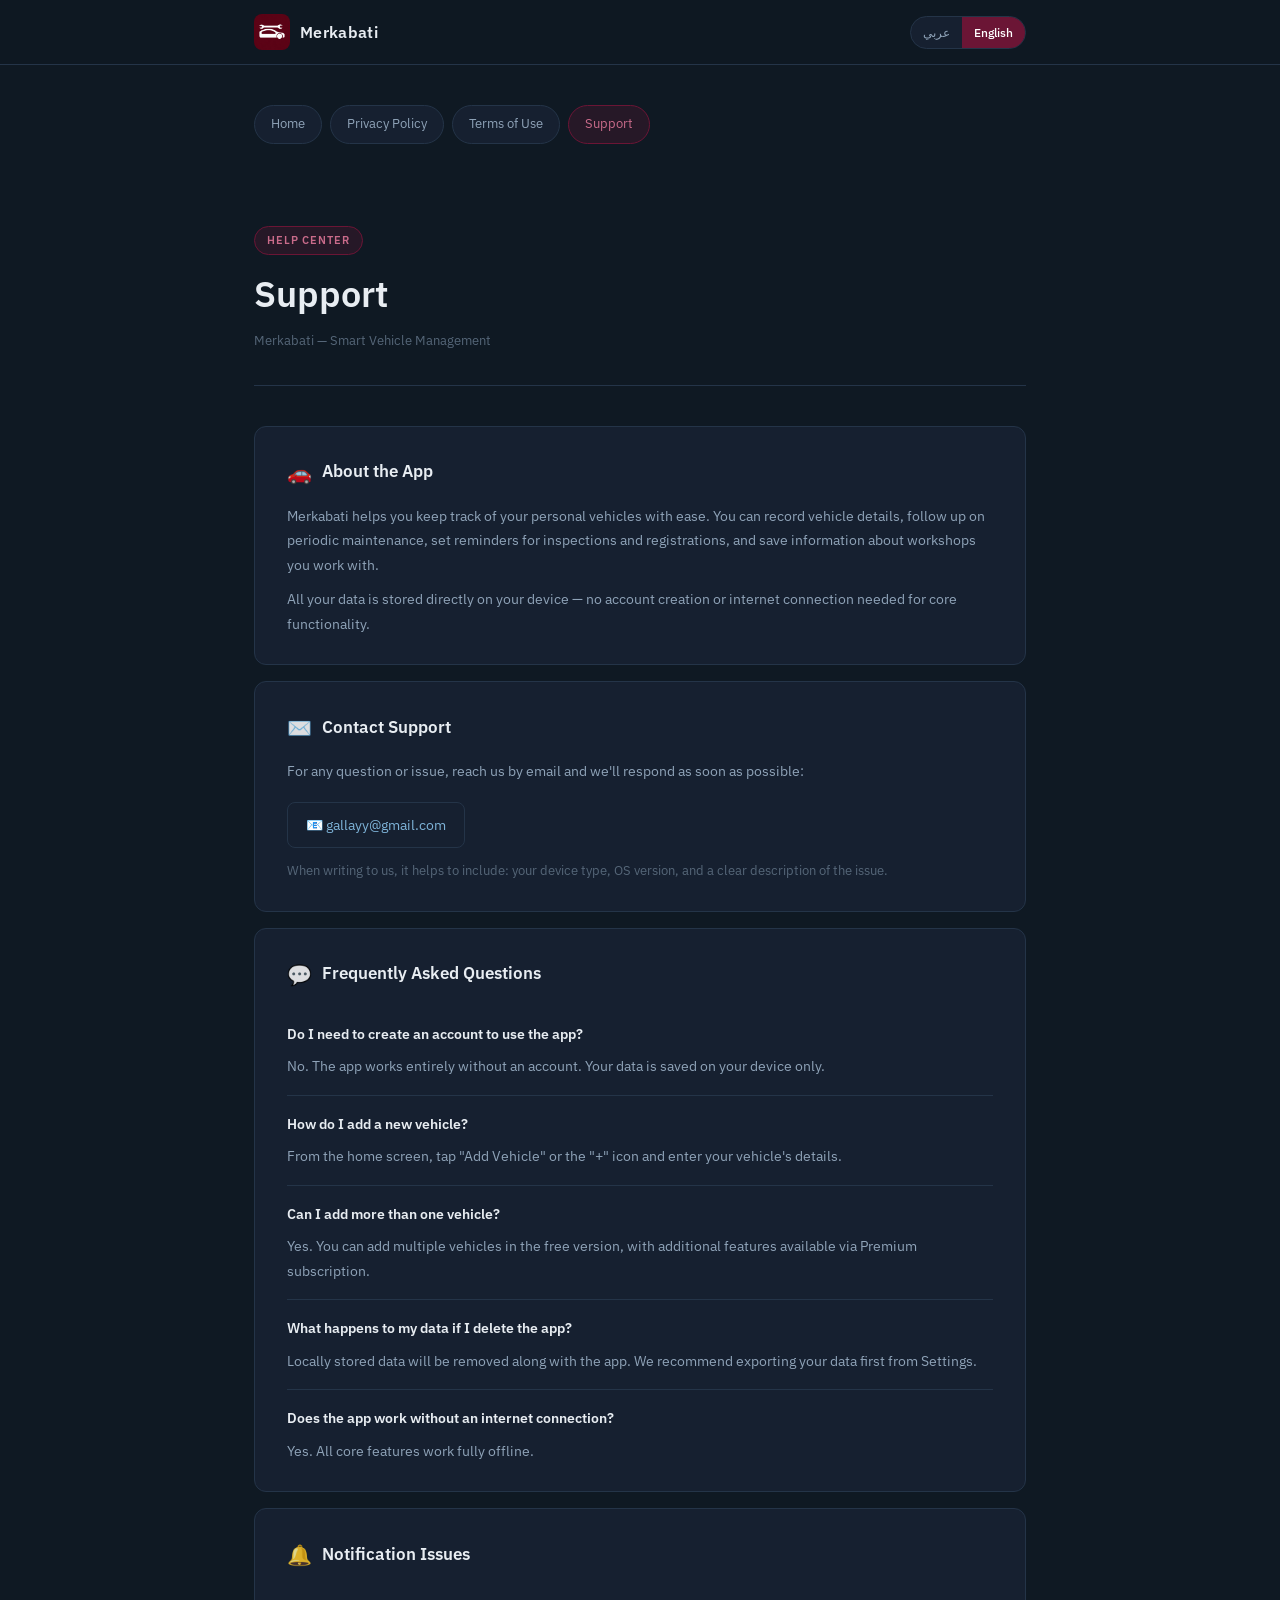
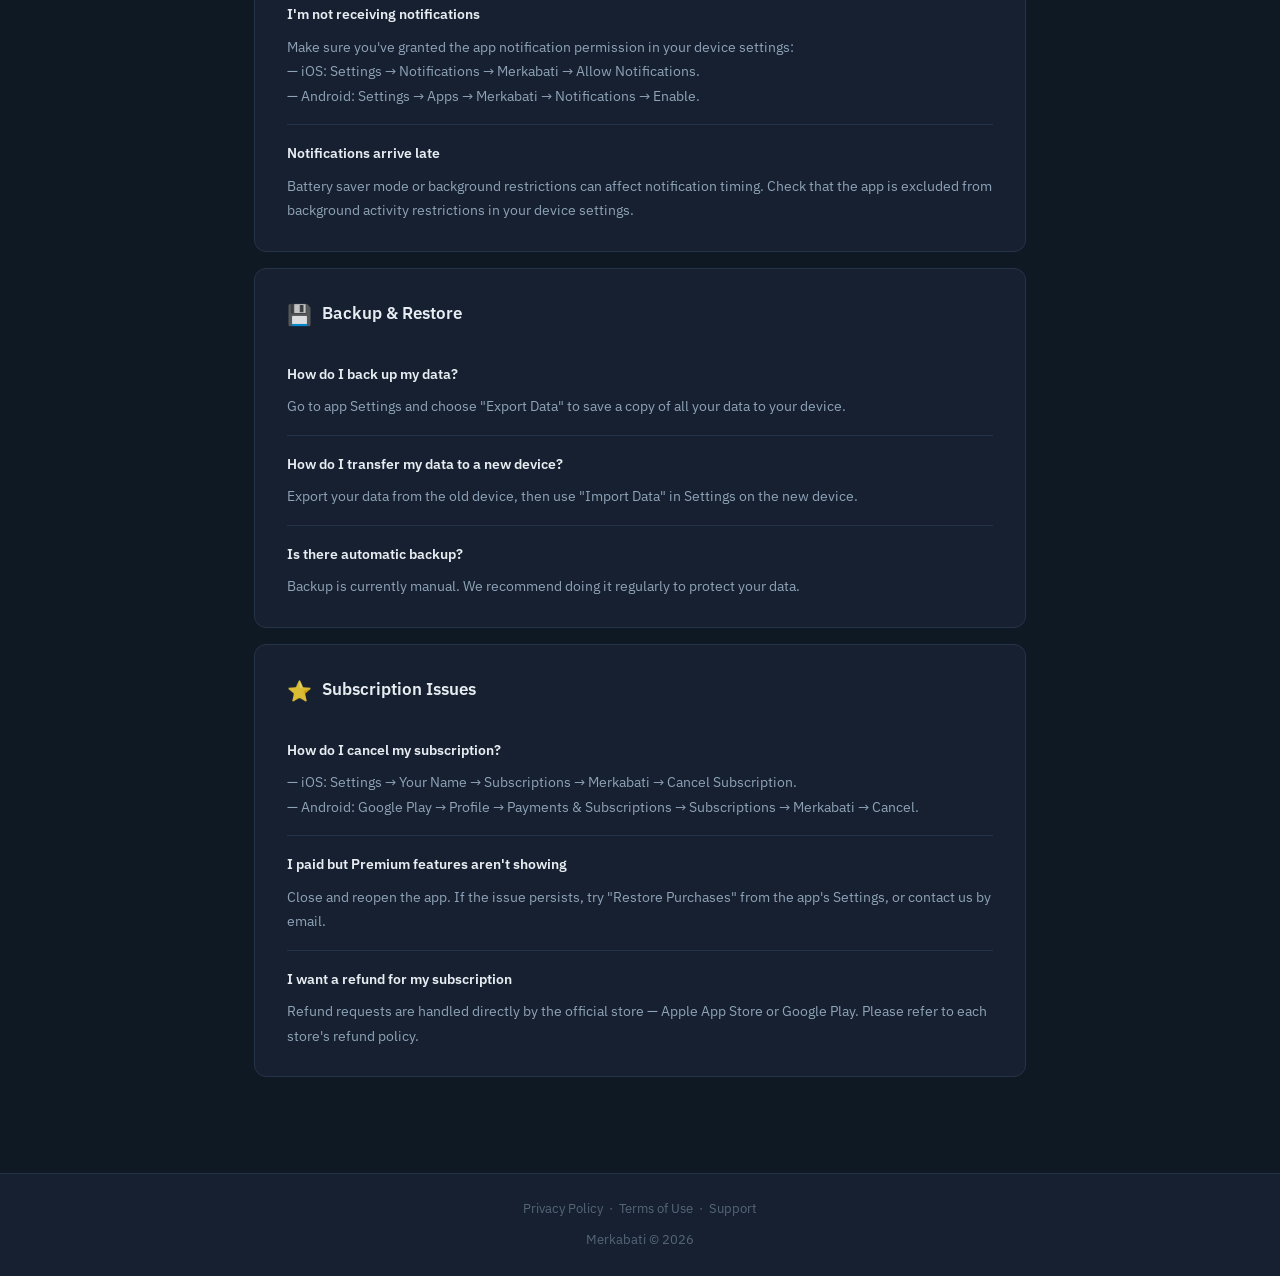
<file: support-en.html>
<!DOCTYPE html>
<html lang="en" dir="ltr">
<head>
  <meta charset="UTF-8" />
  <meta name="viewport" content="width=device-width, initial-scale=1.0" />
  <title>Support — Merkabati</title>
  <meta name="description" content="Support and FAQ for the Merkabati vehicle management app" />
  <link rel="stylesheet" href="style.css" />
</head>
<body class="lang-en">

  <!-- Header -->
  <header class="site-header">
    <div class="header-inner">
      <a href="index.html" class="logo">
        <img src="app-icon.png" class="logo-icon" alt="مركبتي" style="background:none;padding:0;object-fit:cover;" />
        <span class="logo-text">Merkabati</span>
      </a>
      <div class="header-actions">
        <div class="lang-toggle">
          <a href="support-ar.html">عربي</a>
          <a href="support-en.html" class="active">English</a>
        </div>
      </div>
    </div>
  </header>

  <main>
    <div class="container">

      <!-- Page Nav -->
      <nav class="page-nav">
        <a href="index.html">Home</a>
        <a href="privacy-policy-en.html">Privacy Policy</a>
        <a href="terms-en.html">Terms of Use</a>
        <a href="support-en.html" class="active">Support</a>
      </nav>

      <!-- Hero -->
      <div class="page-hero">
        <div class="page-badge">Help Center</div>
        <h1 class="page-title">Support</h1>
        <p class="page-meta">Merkabati — Smart Vehicle Management</p>
      </div>

      <!-- About App -->
      <div class="section-card">
        <h2><span class="icon">🚗</span> About the App</h2>
        <p>
          Merkabati helps you keep track of your personal vehicles with ease. You can record vehicle details, follow up on periodic maintenance, set reminders for inspections and registrations, and save information about workshops you work with.
        </p>
        <p>
          All your data is stored directly on your device — no account creation or internet connection needed for core functionality.
        </p>
      </div>

      <!-- Contact -->
      <div class="section-card">
        <h2><span class="icon">✉️</span> Contact Support</h2>
        <p>For any question or issue, reach us by email and we'll respond as soon as possible:</p>
        <a href="mailto:gallayy@gmail.com" class="email-link">
          📧 gallayy@gmail.com
        </a>
        <p style="margin-top: 12px; font-size: 13px; color: var(--text-muted);">
          When writing to us, it helps to include: your device type, OS version, and a clear description of the issue.
        </p>
      </div>

      <!-- FAQ -->
      <div class="section-card">
        <h2><span class="icon">💬</span> Frequently Asked Questions</h2>

        <div class="faq-item">
          <div class="faq-q">Do I need to create an account to use the app?</div>
          <div class="faq-a">No. The app works entirely without an account. Your data is saved on your device only.</div>
        </div>

        <div class="faq-item">
          <div class="faq-q">How do I add a new vehicle?</div>
          <div class="faq-a">From the home screen, tap "Add Vehicle" or the "+" icon and enter your vehicle's details.</div>
        </div>

        <div class="faq-item">
          <div class="faq-q">Can I add more than one vehicle?</div>
          <div class="faq-a">Yes. You can add multiple vehicles in the free version, with additional features available via Premium subscription.</div>
        </div>

        <div class="faq-item">
          <div class="faq-q">What happens to my data if I delete the app?</div>
          <div class="faq-a">Locally stored data will be removed along with the app. We recommend exporting your data first from Settings.</div>
        </div>

        <div class="faq-item">
          <div class="faq-q">Does the app work without an internet connection?</div>
          <div class="faq-a">Yes. All core features work fully offline.</div>
        </div>
      </div>

      <!-- Notifications -->
      <div class="section-card">
        <h2><span class="icon">🔔</span> Notification Issues</h2>

        <div class="faq-item">
          <div class="faq-q">I'm not receiving notifications</div>
          <div class="faq-a">
            Make sure you've granted the app notification permission in your device settings:
            <br/>— iOS: Settings → Notifications → Merkabati → Allow Notifications.
            <br/>— Android: Settings → Apps → Merkabati → Notifications → Enable.
          </div>
        </div>

        <div class="faq-item">
          <div class="faq-q">Notifications arrive late</div>
          <div class="faq-a">Battery saver mode or background restrictions can affect notification timing. Check that the app is excluded from background activity restrictions in your device settings.</div>
        </div>
      </div>

      <!-- Backup & Restore -->
      <div class="section-card">
        <h2><span class="icon">💾</span> Backup & Restore</h2>

        <div class="faq-item">
          <div class="faq-q">How do I back up my data?</div>
          <div class="faq-a">Go to app Settings and choose "Export Data" to save a copy of all your data to your device.</div>
        </div>

        <div class="faq-item">
          <div class="faq-q">How do I transfer my data to a new device?</div>
          <div class="faq-a">Export your data from the old device, then use "Import Data" in Settings on the new device.</div>
        </div>

        <div class="faq-item">
          <div class="faq-q">Is there automatic backup?</div>
          <div class="faq-a">Backup is currently manual. We recommend doing it regularly to protect your data.</div>
        </div>
      </div>

      <!-- Subscriptions -->
      <div class="section-card">
        <h2><span class="icon">⭐</span> Subscription Issues</h2>

        <div class="faq-item">
          <div class="faq-q">How do I cancel my subscription?</div>
          <div class="faq-a">
            — iOS: Settings → Your Name → Subscriptions → Merkabati → Cancel Subscription.
            <br/>— Android: Google Play → Profile → Payments & Subscriptions → Subscriptions → Merkabati → Cancel.
          </div>
        </div>

        <div class="faq-item">
          <div class="faq-q">I paid but Premium features aren't showing</div>
          <div class="faq-a">Close and reopen the app. If the issue persists, try "Restore Purchases" from the app's Settings, or contact us by email.</div>
        </div>

        <div class="faq-item">
          <div class="faq-q">I want a refund for my subscription</div>
          <div class="faq-a">Refund requests are handled directly by the official store — Apple App Store or Google Play. Please refer to each store's refund policy.</div>
        </div>
      </div>

    </div>
  </main>

  <!-- Footer -->
  <footer class="site-footer">
    <div>
      <a href="privacy-policy-en.html">Privacy Policy</a> &nbsp;·&nbsp;
      <a href="terms-en.html">Terms of Use</a> &nbsp;·&nbsp;
      <a href="support-en.html">Support</a>
    </div>
    <div style="margin-top: 8px;">Merkabati © 2026</div>
  </footer>

</body>
</html>
</file>
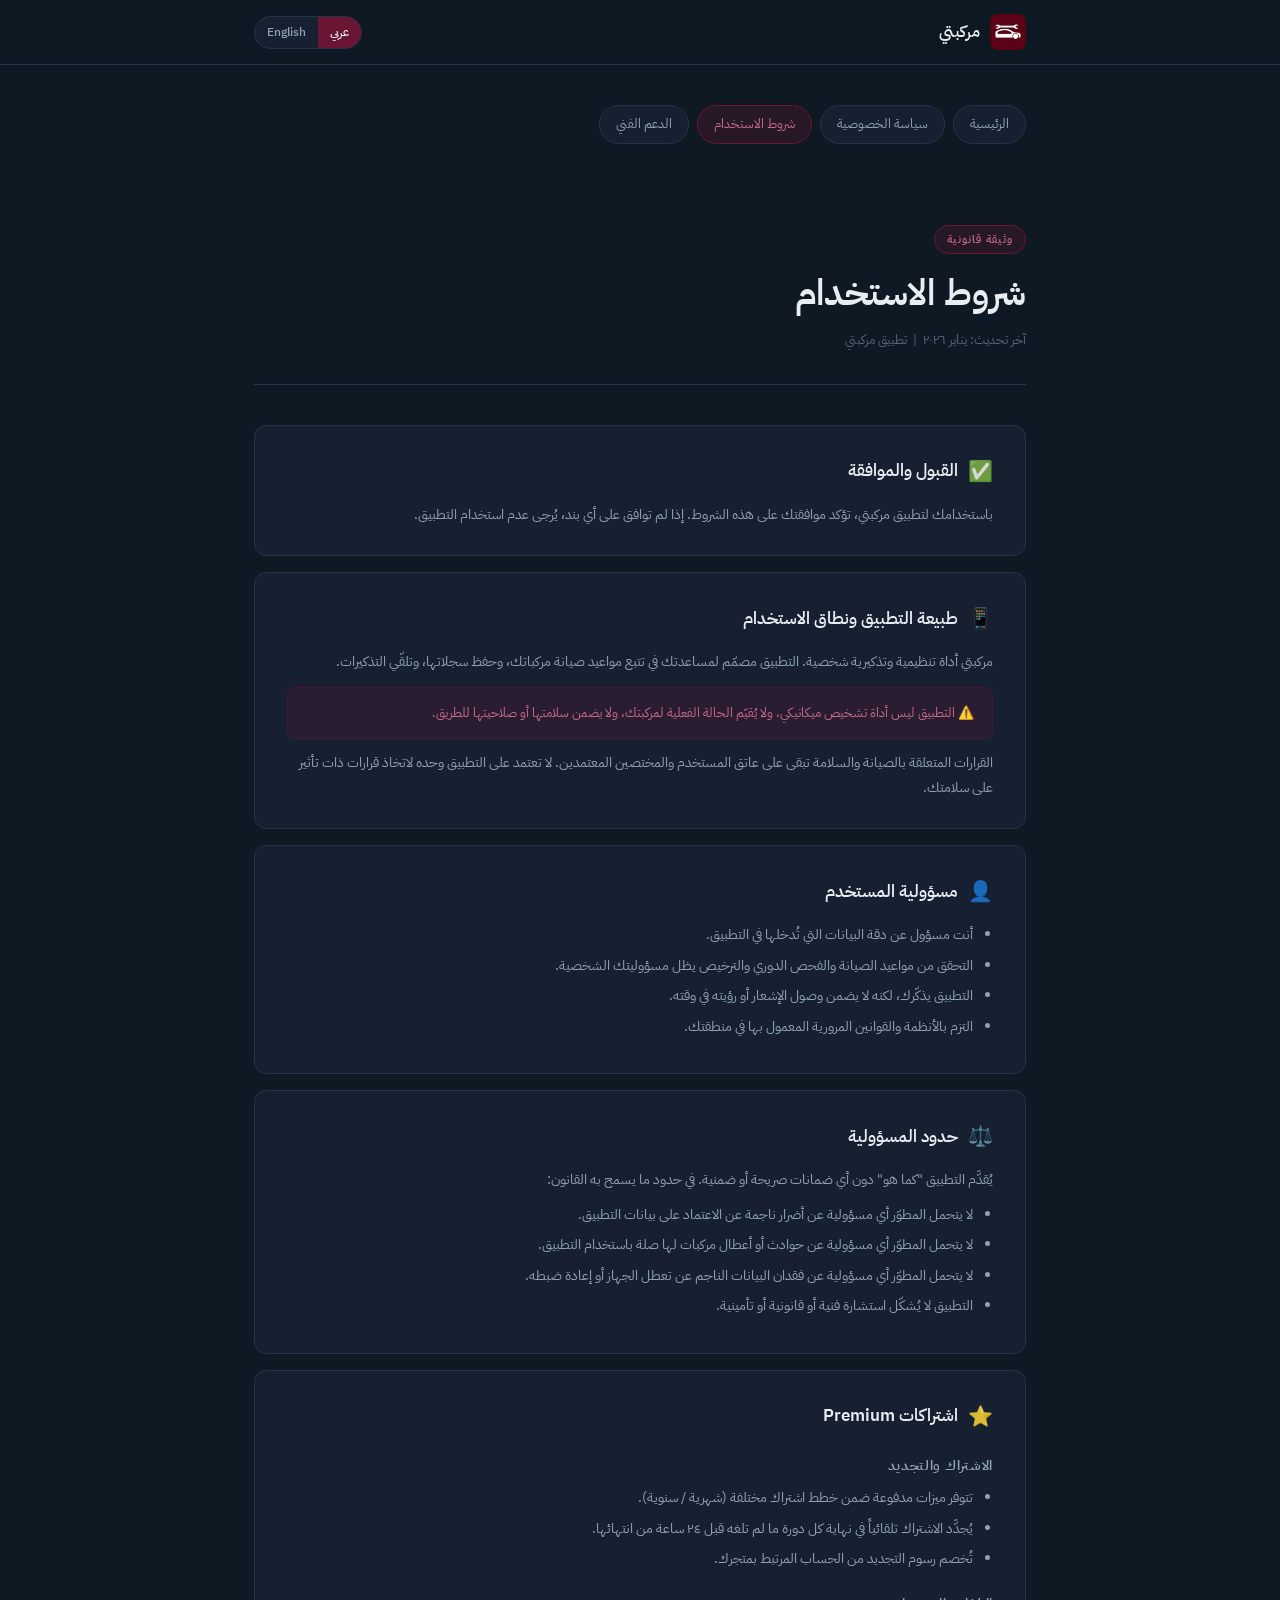
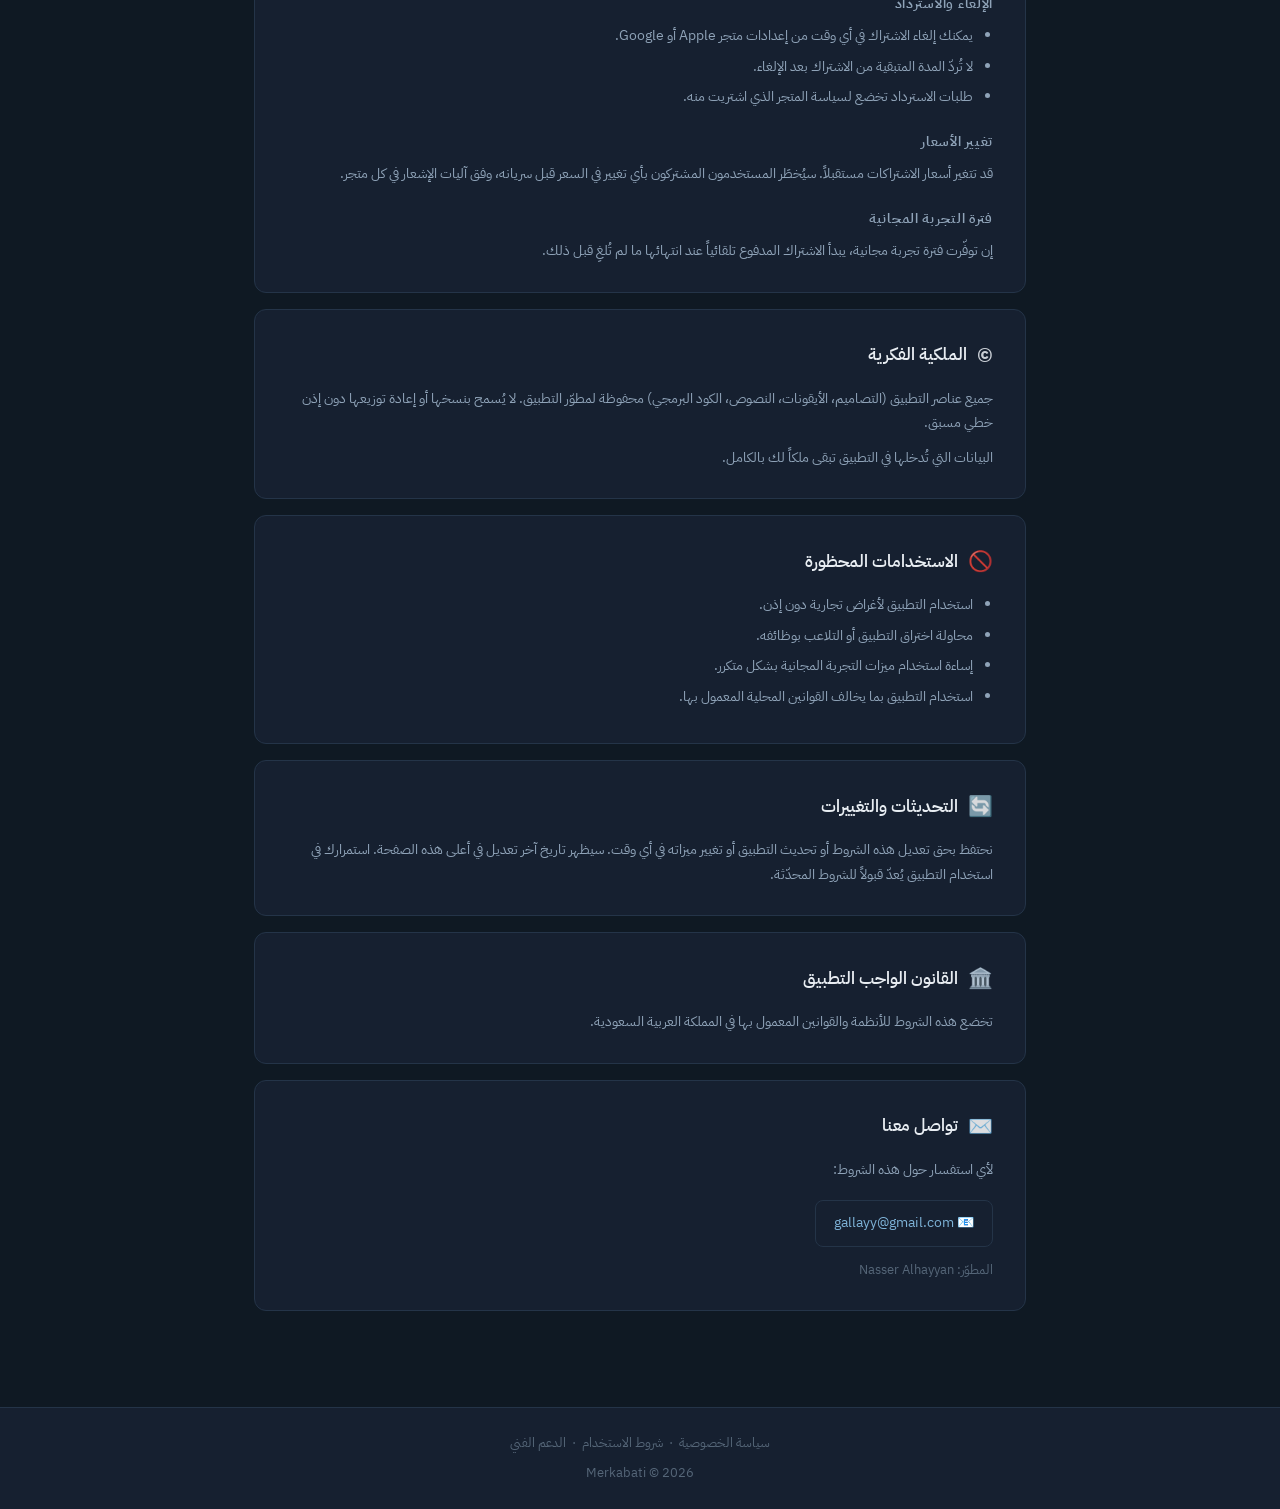
<file: terms-ar.html>
<!DOCTYPE html>
<html lang="ar" dir="rtl">
<head>
  <meta charset="UTF-8" />
  <meta name="viewport" content="width=device-width, initial-scale=1.0" />
  <title>شروط الاستخدام — مركبتي</title>
  <meta name="description" content="شروط الاستخدام لتطبيق مركبتي لإدارة المركبات الشخصية" />
  <link rel="stylesheet" href="style.css" />
</head>
<body class="lang-ar">

  <!-- Header -->
  <header class="site-header">
    <div class="header-inner">
      <a href="index.html" class="logo">
        <img src="app-icon.png" class="logo-icon" alt="مركبتي" style="background:none;padding:0;object-fit:cover;" />
        <span class="logo-text">مركبتي</span>
      </a>
      <div class="header-actions">
        <div class="lang-toggle">
          <a href="terms-ar.html" class="active">عربي</a>
          <a href="terms-en.html">English</a>
        </div>
      </div>
    </div>
  </header>

  <main>
    <div class="container">

      <!-- Page Nav -->
      <nav class="page-nav">
        <a href="index.html">الرئيسية</a>
        <a href="privacy-policy-ar.html">سياسة الخصوصية</a>
        <a href="terms-ar.html" class="active">شروط الاستخدام</a>
        <a href="support-ar.html">الدعم الفني</a>
      </nav>

      <!-- Hero -->
      <div class="page-hero">
        <div class="page-badge">وثيقة قانونية</div>
        <h1 class="page-title">شروط الاستخدام</h1>
        <p class="page-meta">آخر تحديث: يناير ٢٠٢٦ &nbsp;|&nbsp; تطبيق مركبتي</p>
      </div>

      <!-- Acceptance -->
      <div class="section-card">
        <h2><span class="icon">✅</span> القبول والموافقة</h2>
        <p>
          باستخدامك لتطبيق مركبتي، تؤكد موافقتك على هذه الشروط. إذا لم توافق على أي بند، يُرجى عدم استخدام التطبيق.
        </p>
      </div>

      <!-- Nature of app -->
      <div class="section-card">
        <h2><span class="icon">📱</span> طبيعة التطبيق ونطاق الاستخدام</h2>
        <p>
          مركبتي أداة تنظيمية وتذكيرية شخصية. التطبيق مصمّم لمساعدتك في تتبع مواعيد صيانة مركباتك، وحفظ سجلاتها، وتلقّي التذكيرات.
        </p>
        <div class="notice-box">
          ⚠️ التطبيق ليس أداة تشخيص ميكانيكي، ولا يُقيّم الحالة الفعلية لمركبتك، ولا يضمن سلامتها أو صلاحيتها للطريق.
        </div>
        <p>
          القرارات المتعلقة بالصيانة والسلامة تبقى على عاتق المستخدم والمختصين المعتمدين. لا تعتمد على التطبيق وحده لاتخاذ قرارات ذات تأثير على سلامتك.
        </p>
      </div>

      <!-- User Responsibility -->
      <div class="section-card">
        <h2><span class="icon">👤</span> مسؤولية المستخدم</h2>
        <ul>
          <li>أنت مسؤول عن دقة البيانات التي تُدخلها في التطبيق.</li>
          <li>التحقق من مواعيد الصيانة والفحص الدوري والترخيص يظل مسؤوليتك الشخصية.</li>
          <li>التطبيق يذكّرك، لكنه لا يضمن وصول الإشعار أو رؤيته في وقته.</li>
          <li>التزم بالأنظمة والقوانين المرورية المعمول بها في منطقتك.</li>
        </ul>
      </div>

      <!-- Liability -->
      <div class="section-card">
        <h2><span class="icon">⚖️</span> حدود المسؤولية</h2>
        <p>
          يُقدَّم التطبيق "كما هو" دون أي ضمانات صريحة أو ضمنية. في حدود ما يسمح به القانون:
        </p>
        <ul>
          <li>لا يتحمل المطوّر أي مسؤولية عن أضرار ناجمة عن الاعتماد على بيانات التطبيق.</li>
          <li>لا يتحمل المطوّر أي مسؤولية عن حوادث أو أعطال مركبات لها صلة باستخدام التطبيق.</li>
          <li>لا يتحمل المطوّر أي مسؤولية عن فقدان البيانات الناجم عن تعطل الجهاز أو إعادة ضبطه.</li>
          <li>التطبيق لا يُشكّل استشارة فنية أو قانونية أو تأمينية.</li>
        </ul>
      </div>

      <!-- Premium -->
      <div class="section-card">
        <h2><span class="icon">⭐</span> اشتراكات Premium</h2>

        <h3>الاشتراك والتجديد</h3>
        <ul>
          <li>تتوفر ميزات مدفوعة ضمن خطط اشتراك مختلفة (شهرية / سنوية).</li>
          <li>يُجدَّد الاشتراك تلقائياً في نهاية كل دورة ما لم تلغه قبل ٢٤ ساعة من انتهائها.</li>
          <li>تُخصم رسوم التجديد من الحساب المرتبط بمتجرك.</li>
        </ul>

        <h3>الإلغاء والاسترداد</h3>
        <ul>
          <li>يمكنك إلغاء الاشتراك في أي وقت من إعدادات متجر Apple أو Google.</li>
          <li>لا تُردّ المدة المتبقية من الاشتراك بعد الإلغاء.</li>
          <li>طلبات الاسترداد تخضع لسياسة المتجر الذي اشتريت منه.</li>
        </ul>

        <h3>تغيير الأسعار</h3>
        <p>
          قد تتغير أسعار الاشتراكات مستقبلاً. سيُخطَر المستخدمون المشتركون بأي تغيير في السعر قبل سريانه، وفق آليات الإشعار في كل متجر.
        </p>

        <h3>فترة التجربة المجانية</h3>
        <p>
          إن توفّرت فترة تجربة مجانية، يبدأ الاشتراك المدفوع تلقائياً عند انتهائها ما لم تُلغِ قبل ذلك.
        </p>
      </div>

      <!-- Intellectual Property -->
      <div class="section-card">
        <h2><span class="icon">©️</span> الملكية الفكرية</h2>
        <p>
          جميع عناصر التطبيق (التصاميم، الأيقونات، النصوص، الكود البرمجي) محفوظة لمطوّر التطبيق. لا يُسمح بنسخها أو إعادة توزيعها دون إذن خطي مسبق.
        </p>
        <p>
          البيانات التي تُدخلها في التطبيق تبقى ملكاً لك بالكامل.
        </p>
      </div>

      <!-- Prohibited Use -->
      <div class="section-card">
        <h2><span class="icon">🚫</span> الاستخدامات المحظورة</h2>
        <ul>
          <li>استخدام التطبيق لأغراض تجارية دون إذن.</li>
          <li>محاولة اختراق التطبيق أو التلاعب بوظائفه.</li>
          <li>إساءة استخدام ميزات التجربة المجانية بشكل متكرر.</li>
          <li>استخدام التطبيق بما يخالف القوانين المحلية المعمول بها.</li>
        </ul>
      </div>

      <!-- Updates -->
      <div class="section-card">
        <h2><span class="icon">🔄</span> التحديثات والتغييرات</h2>
        <p>
          نحتفظ بحق تعديل هذه الشروط أو تحديث التطبيق أو تغيير ميزاته في أي وقت. سيظهر تاريخ آخر تعديل في أعلى هذه الصفحة. استمرارك في استخدام التطبيق يُعدّ قبولاً للشروط المحدّثة.
        </p>
      </div>

      <!-- Governing Law -->
      <div class="section-card">
        <h2><span class="icon">🏛️</span> القانون الواجب التطبيق</h2>
        <p>
          تخضع هذه الشروط للأنظمة والقوانين المعمول بها في المملكة العربية السعودية.
        </p>
      </div>

      <!-- Contact -->
      <div class="section-card">
        <h2><span class="icon">✉️</span> تواصل معنا</h2>
        <p>لأي استفسار حول هذه الشروط:</p>
        <a href="mailto:gallayy@gmail.com" class="email-link">
          📧 gallayy@gmail.com
        </a>
        <p style="margin-top: 12px; font-size: 13px; color: var(--text-muted);">
          المطوّر: Nasser Alhayyan
        </p>
      </div>

    </div>
  </main>

  <!-- Footer -->
  <footer class="site-footer">
    <div>
      <a href="privacy-policy-ar.html">سياسة الخصوصية</a> &nbsp;·&nbsp;
      <a href="terms-ar.html">شروط الاستخدام</a> &nbsp;·&nbsp;
      <a href="support-ar.html">الدعم الفني</a>
    </div>
    <div style="margin-top: 8px;">Merkabati © 2026</div>
  </footer>

</body>
</html>
</file>
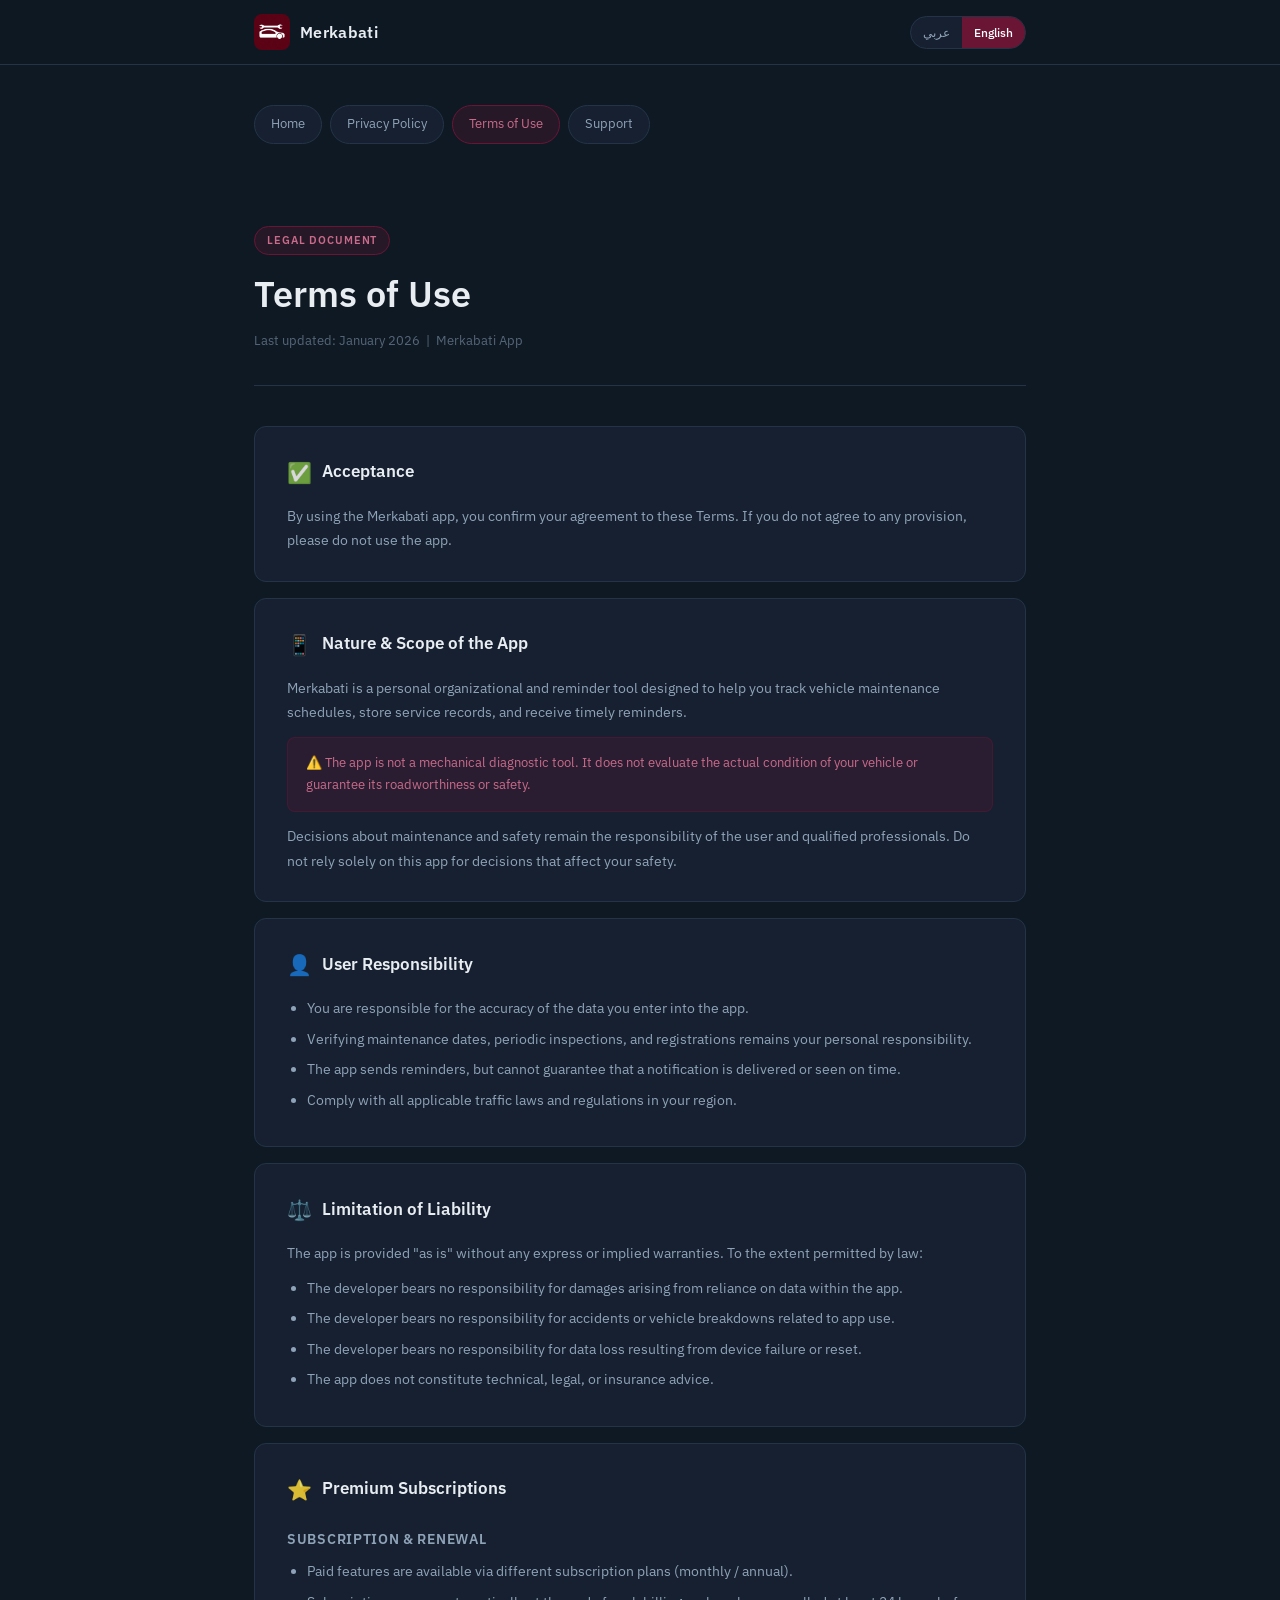
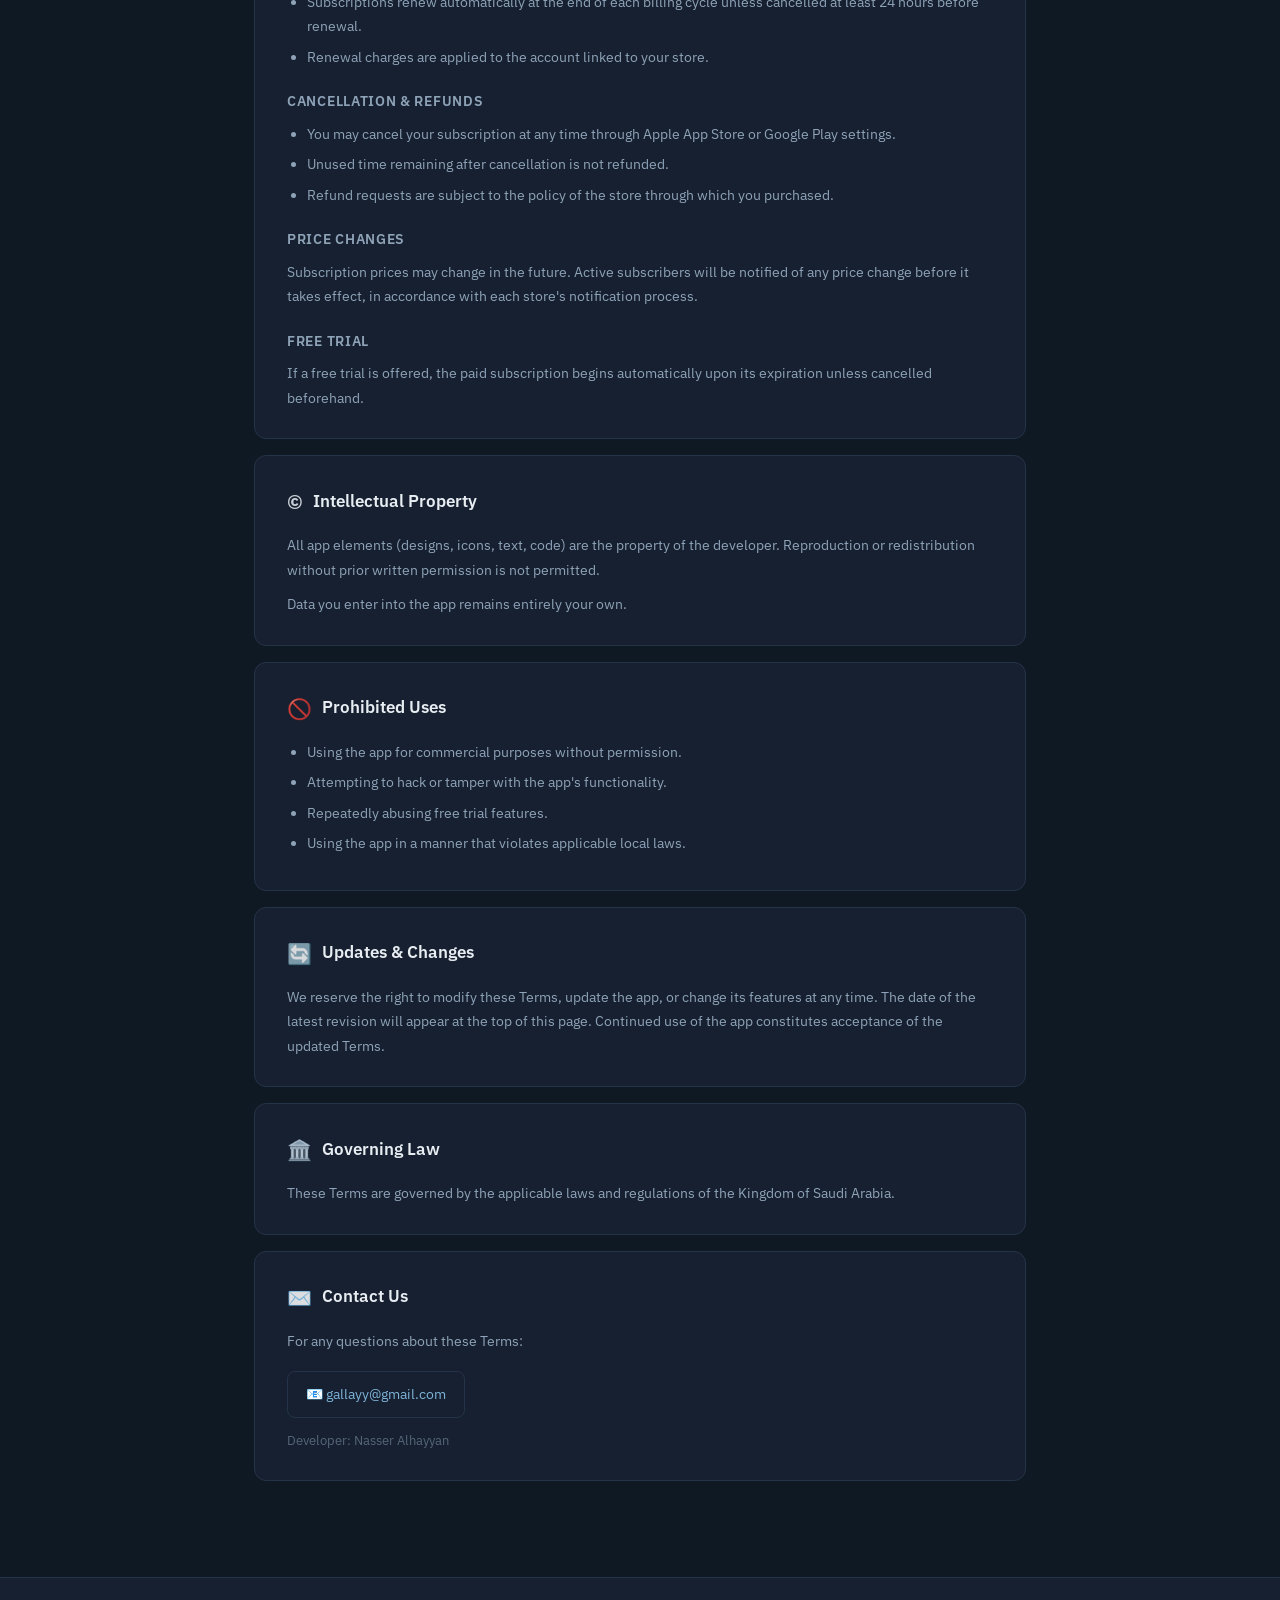
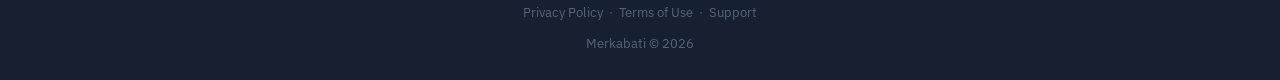
<file: terms-en.html>
<!DOCTYPE html>
<html lang="en" dir="ltr">
<head>
  <meta charset="UTF-8" />
  <meta name="viewport" content="width=device-width, initial-scale=1.0" />
  <title>Terms of Use — Merkabati</title>
  <meta name="description" content="Terms of Use for the Merkabati personal vehicle management app" />
  <link rel="stylesheet" href="style.css" />
</head>
<body class="lang-en">

  <!-- Header -->
  <header class="site-header">
    <div class="header-inner">
      <a href="index.html" class="logo">
        <img src="app-icon.png" class="logo-icon" alt="مركبتي" style="background:none;padding:0;object-fit:cover;" />
        <span class="logo-text">Merkabati</span>
      </a>
      <div class="header-actions">
        <div class="lang-toggle">
          <a href="terms-ar.html">عربي</a>
          <a href="terms-en.html" class="active">English</a>
        </div>
      </div>
    </div>
  </header>

  <main>
    <div class="container">

      <!-- Page Nav -->
      <nav class="page-nav">
        <a href="index.html">Home</a>
        <a href="privacy-policy-en.html">Privacy Policy</a>
        <a href="terms-en.html" class="active">Terms of Use</a>
        <a href="support-en.html">Support</a>
      </nav>

      <!-- Hero -->
      <div class="page-hero">
        <div class="page-badge">Legal Document</div>
        <h1 class="page-title">Terms of Use</h1>
        <p class="page-meta">Last updated: January 2026 &nbsp;|&nbsp; Merkabati App</p>
      </div>

      <!-- Acceptance -->
      <div class="section-card">
        <h2><span class="icon">✅</span> Acceptance</h2>
        <p>
          By using the Merkabati app, you confirm your agreement to these Terms. If you do not agree to any provision, please do not use the app.
        </p>
      </div>

      <!-- Nature of app -->
      <div class="section-card">
        <h2><span class="icon">📱</span> Nature & Scope of the App</h2>
        <p>
          Merkabati is a personal organizational and reminder tool designed to help you track vehicle maintenance schedules, store service records, and receive timely reminders.
        </p>
        <div class="notice-box">
          ⚠️ The app is not a mechanical diagnostic tool. It does not evaluate the actual condition of your vehicle or guarantee its roadworthiness or safety.
        </div>
        <p>
          Decisions about maintenance and safety remain the responsibility of the user and qualified professionals. Do not rely solely on this app for decisions that affect your safety.
        </p>
      </div>

      <!-- User Responsibility -->
      <div class="section-card">
        <h2><span class="icon">👤</span> User Responsibility</h2>
        <ul>
          <li>You are responsible for the accuracy of the data you enter into the app.</li>
          <li>Verifying maintenance dates, periodic inspections, and registrations remains your personal responsibility.</li>
          <li>The app sends reminders, but cannot guarantee that a notification is delivered or seen on time.</li>
          <li>Comply with all applicable traffic laws and regulations in your region.</li>
        </ul>
      </div>

      <!-- Liability -->
      <div class="section-card">
        <h2><span class="icon">⚖️</span> Limitation of Liability</h2>
        <p>
          The app is provided "as is" without any express or implied warranties. To the extent permitted by law:
        </p>
        <ul>
          <li>The developer bears no responsibility for damages arising from reliance on data within the app.</li>
          <li>The developer bears no responsibility for accidents or vehicle breakdowns related to app use.</li>
          <li>The developer bears no responsibility for data loss resulting from device failure or reset.</li>
          <li>The app does not constitute technical, legal, or insurance advice.</li>
        </ul>
      </div>

      <!-- Premium -->
      <div class="section-card">
        <h2><span class="icon">⭐</span> Premium Subscriptions</h2>

        <h3>Subscription & Renewal</h3>
        <ul>
          <li>Paid features are available via different subscription plans (monthly / annual).</li>
          <li>Subscriptions renew automatically at the end of each billing cycle unless cancelled at least 24 hours before renewal.</li>
          <li>Renewal charges are applied to the account linked to your store.</li>
        </ul>

        <h3>Cancellation & Refunds</h3>
        <ul>
          <li>You may cancel your subscription at any time through Apple App Store or Google Play settings.</li>
          <li>Unused time remaining after cancellation is not refunded.</li>
          <li>Refund requests are subject to the policy of the store through which you purchased.</li>
        </ul>

        <h3>Price Changes</h3>
        <p>
          Subscription prices may change in the future. Active subscribers will be notified of any price change before it takes effect, in accordance with each store's notification process.
        </p>

        <h3>Free Trial</h3>
        <p>
          If a free trial is offered, the paid subscription begins automatically upon its expiration unless cancelled beforehand.
        </p>
      </div>

      <!-- Intellectual Property -->
      <div class="section-card">
        <h2><span class="icon">©️</span> Intellectual Property</h2>
        <p>
          All app elements (designs, icons, text, code) are the property of the developer. Reproduction or redistribution without prior written permission is not permitted.
        </p>
        <p>
          Data you enter into the app remains entirely your own.
        </p>
      </div>

      <!-- Prohibited Use -->
      <div class="section-card">
        <h2><span class="icon">🚫</span> Prohibited Uses</h2>
        <ul>
          <li>Using the app for commercial purposes without permission.</li>
          <li>Attempting to hack or tamper with the app's functionality.</li>
          <li>Repeatedly abusing free trial features.</li>
          <li>Using the app in a manner that violates applicable local laws.</li>
        </ul>
      </div>

      <!-- Updates -->
      <div class="section-card">
        <h2><span class="icon">🔄</span> Updates & Changes</h2>
        <p>
          We reserve the right to modify these Terms, update the app, or change its features at any time. The date of the latest revision will appear at the top of this page. Continued use of the app constitutes acceptance of the updated Terms.
        </p>
      </div>

      <!-- Governing Law -->
      <div class="section-card">
        <h2><span class="icon">🏛️</span> Governing Law</h2>
        <p>
          These Terms are governed by the applicable laws and regulations of the Kingdom of Saudi Arabia.
        </p>
      </div>

      <!-- Contact -->
      <div class="section-card">
        <h2><span class="icon">✉️</span> Contact Us</h2>
        <p>For any questions about these Terms:</p>
        <a href="mailto:gallayy@gmail.com" class="email-link">
          📧 gallayy@gmail.com
        </a>
        <p style="margin-top: 12px; font-size: 13px; color: var(--text-muted);">
          Developer: Nasser Alhayyan
        </p>
      </div>

    </div>
  </main>

  <!-- Footer -->
  <footer class="site-footer">
    <div>
      <a href="privacy-policy-en.html">Privacy Policy</a> &nbsp;·&nbsp;
      <a href="terms-en.html">Terms of Use</a> &nbsp;·&nbsp;
      <a href="support-en.html">Support</a>
    </div>
    <div style="margin-top: 8px;">Merkabati © 2026</div>
  </footer>

</body>
</html>
</file>
<file: style.css>
/* ===== MERKABATI LEGAL PAGES — STYLE.CSS ===== */

@import url('https://fonts.googleapis.com/css2?family=IBM+Plex+Sans+Arabic:wght@300;400;500;600&family=IBM+Plex+Sans:wght@300;400;500;600&display=swap');

/* ── CSS Variables ── */
:root {
  --bg-primary:    #0f1923;
  --bg-card:       #162030;
  --bg-card-hover: #1c2b3d;
  --border:        #243448;
  --accent:        #6B1535;
  --accent-light:  #8a1d44;
  --accent-glow:   rgba(107, 21, 53, 0.25);
  --text-primary:  #e8edf2;
  --text-secondary:#8fa3b8;
  --text-muted:    #556678;
  --link:          #7eb3d8;
  --success:       #2e7d54;
  --radius:        12px;
  --radius-sm:     8px;
  --shadow:        0 4px 24px rgba(0,0,0,0.35);
  --transition:    0.2s ease;
  --max-width:     820px;
  --font-ar:       'IBM Plex Sans Arabic', sans-serif;
  --font-en:       'IBM Plex Sans', sans-serif;
}

/* ── Reset ── */
*, *::before, *::after { box-sizing: border-box; margin: 0; padding: 0; }

html {
  scroll-behavior: smooth;
  -webkit-text-size-adjust: 100%;
}

body {
  background: var(--bg-primary);
  color: var(--text-primary);
  line-height: 1.75;
  min-height: 100vh;
  display: flex;
  flex-direction: column;
}

body.lang-ar {
  font-family: var(--font-ar);
  direction: rtl;
  text-align: right;
}

body.lang-en {
  font-family: var(--font-en);
  direction: ltr;
  text-align: left;
}

/* ── Layout ── */
.container {
  width: 100%;
  max-width: var(--max-width);
  margin: 0 auto;
  padding: 0 24px;
}

main {
  flex: 1;
  padding: 40px 0 80px;
}

/* ── Header / Nav ── */
.site-header {
  background: rgba(15, 25, 35, 0.95);
  backdrop-filter: blur(12px);
  border-bottom: 1px solid var(--border);
  position: sticky;
  top: 0;
  z-index: 100;
}

.header-inner {
  display: flex;
  align-items: center;
  justify-content: space-between;
  gap: 16px;
  padding: 14px 24px;
  max-width: var(--max-width);
  margin: 0 auto;
}

.logo {
  display: flex;
  align-items: center;
  gap: 10px;
  text-decoration: none;
  color: var(--text-primary);
}

.logo-icon {
  width: 36px;
  height: 36px;
  background: var(--accent);
  border-radius: var(--radius-sm);
  display: flex;
  align-items: center;
  justify-content: center;
  font-size: 18px;
  flex-shrink: 0;
}

.logo-text {
  font-size: 16px;
  font-weight: 600;
  letter-spacing: 0.02em;
}

.header-actions {
  display: flex;
  align-items: center;
  gap: 8px;
  flex-shrink: 0;
}

/* ── Language Toggle ── */
.lang-toggle {
  display: flex;
  background: var(--bg-card);
  border: 1px solid var(--border);
  border-radius: 20px;
  overflow: hidden;
  font-size: 12px;
  font-weight: 500;
}

.lang-toggle a {
  padding: 5px 12px;
  color: var(--text-secondary);
  text-decoration: none;
  transition: var(--transition);
}

.lang-toggle a.active,
.lang-toggle a:hover {
  background: var(--accent);
  color: #fff;
}

/* ── Page Title ── */
.page-hero {
  padding: 48px 0 32px;
  border-bottom: 1px solid var(--border);
  margin-bottom: 40px;
}

.page-badge {
  display: inline-block;
  background: var(--accent-glow);
  border: 1px solid var(--accent);
  color: #c96b8a;
  font-size: 11px;
  font-weight: 600;
  letter-spacing: 0.08em;
  text-transform: uppercase;
  padding: 4px 12px;
  border-radius: 20px;
  margin-bottom: 16px;
}

.page-title {
  font-size: clamp(24px, 4vw, 36px);
  font-weight: 600;
  line-height: 1.3;
  margin-bottom: 12px;
}

.page-meta {
  font-size: 13px;
  color: var(--text-muted);
}

/* ── Cards / Sections ── */
.section-card {
  background: var(--bg-card);
  border: 1px solid var(--border);
  border-radius: var(--radius);
  padding: 28px 32px;
  margin-bottom: 16px;
  transition: border-color var(--transition);
}

.section-card:hover {
  border-color: #2e4460;
}

.section-card h2 {
  font-size: 17px;
  font-weight: 600;
  color: var(--text-primary);
  margin-bottom: 14px;
  display: flex;
  align-items: center;
  gap: 10px;
}

.section-card h2 .icon {
  font-size: 20px;
  opacity: 0.85;
}

.section-card h3 {
  font-size: 14px;
  font-weight: 600;
  color: var(--text-secondary);
  margin: 20px 0 8px;
  text-transform: uppercase;
  letter-spacing: 0.05em;
}

.section-card p {
  font-size: 14px;
  color: var(--text-secondary);
  margin-bottom: 10px;
}

.section-card p:last-child { margin-bottom: 0; }

.section-card ul, .section-card ol {
  padding-right: 20px;
  padding-left: 0;
  font-size: 14px;
  color: var(--text-secondary);
}

body.lang-en .section-card ul,
body.lang-en .section-card ol {
  padding-left: 20px;
  padding-right: 0;
}

.section-card li {
  margin-bottom: 6px;
}

/* ── Highlight Box ── */
.highlight-box {
  background: rgba(46, 125, 84, 0.1);
  border: 1px solid rgba(46, 125, 84, 0.3);
  border-radius: var(--radius-sm);
  padding: 14px 18px;
  font-size: 13px;
  color: #7ec4a0;
  margin: 12px 0;
}

.notice-box {
  background: var(--accent-glow);
  border: 1px solid rgba(107, 21, 53, 0.4);
  border-radius: var(--radius-sm);
  padding: 14px 18px;
  font-size: 13px;
  color: #c96b8a;
  margin: 12px 0;
}

/* ── Nav Links ── */
.page-nav {
  display: flex;
  flex-wrap: wrap;
  gap: 8px;
  margin-bottom: 32px;
}

.page-nav a {
  background: var(--bg-card);
  border: 1px solid var(--border);
  color: var(--text-secondary);
  padding: 7px 16px;
  border-radius: 20px;
  font-size: 13px;
  text-decoration: none;
  transition: var(--transition);
}

.page-nav a:hover,
.page-nav a.active {
  border-color: var(--accent);
  color: #c96b8a;
  background: var(--accent-glow);
}

/* ── Contact Link ── */
a {
  color: var(--link);
  text-decoration: none;
}

a:hover { text-decoration: underline; }

.email-link {
  display: inline-flex;
  align-items: center;
  gap: 8px;
  background: var(--bg-card);
  border: 1px solid var(--border);
  border-radius: var(--radius-sm);
  padding: 10px 18px;
  font-size: 14px;
  color: var(--link);
  margin-top: 8px;
  transition: var(--transition);
}

.email-link:hover {
  border-color: var(--link);
  background: rgba(126, 179, 216, 0.08);
  text-decoration: none;
}

/* ── FAQ ── */
.faq-item {
  border-bottom: 1px solid var(--border);
  padding: 16px 0;
}

.faq-item:last-child { border-bottom: none; padding-bottom: 0; }

.faq-q {
  font-size: 14px;
  font-weight: 600;
  color: var(--text-primary);
  margin-bottom: 8px;
}

.faq-a {
  font-size: 14px;
  color: var(--text-secondary);
}

/* ── Index Page ── */
.app-hero {
  text-align: center;
  padding: 60px 24px 48px;
}

body.lang-ar .app-hero {
  text-align: center;
}

.app-icon-big {
  width: 80px;
  height: 80px;
  background: linear-gradient(135deg, var(--accent), #9b2251);
  border-radius: 20px;
  display: flex;
  align-items: center;
  justify-content: center;
  font-size: 38px;
  margin: 0 auto 24px;
  box-shadow: 0 8px 32px var(--accent-glow);
}

.app-name {
  font-size: clamp(28px, 5vw, 42px);
  font-weight: 600;
  margin-bottom: 12px;
}

.app-desc {
  font-size: 15px;
  color: var(--text-secondary);
  max-width: 480px;
  margin: 0 auto 40px;
}

.links-grid {
  display: grid;
  grid-template-columns: repeat(auto-fit, minmax(220px, 1fr));
  gap: 12px;
  margin-top: 16px;
}

.link-card {
  background: var(--bg-card);
  border: 1px solid var(--border);
  border-radius: var(--radius);
  padding: 22px 24px;
  text-decoration: none;
  color: var(--text-primary);
  transition: var(--transition);
  display: flex;
  align-items: center;
  gap: 14px;
}

.link-card:hover {
  border-color: var(--accent);
  background: var(--bg-card-hover);
  text-decoration: none;
  transform: translateY(-2px);
}

.link-card .lc-icon {
  font-size: 24px;
  flex-shrink: 0;
}

.link-card .lc-title {
  font-size: 15px;
  font-weight: 600;
  margin-bottom: 3px;
}

.link-card .lc-sub {
  font-size: 12px;
  color: var(--text-muted);
}

/* ── Footer ── */
.site-footer {
  background: var(--bg-card);
  border-top: 1px solid var(--border);
  padding: 24px;
  text-align: center;
  font-size: 13px;
  color: var(--text-muted);
}

.site-footer a {
  color: var(--text-muted);
}

.site-footer a:hover {
  color: var(--text-secondary);
}

/* ── Divider ── */
.divider {
  border: none;
  border-top: 1px solid var(--border);
  margin: 24px 0;
}

/* ── Responsive ── */
@media (max-width: 600px) {
  .header-inner { padding: 12px 16px; }
  .container { padding: 0 16px; }
  .section-card { padding: 20px 18px; }
  .logo-text { display: none; }
  .page-hero { padding: 32px 0 24px; }
  main { padding: 24px 0 60px; }
}
</file>
